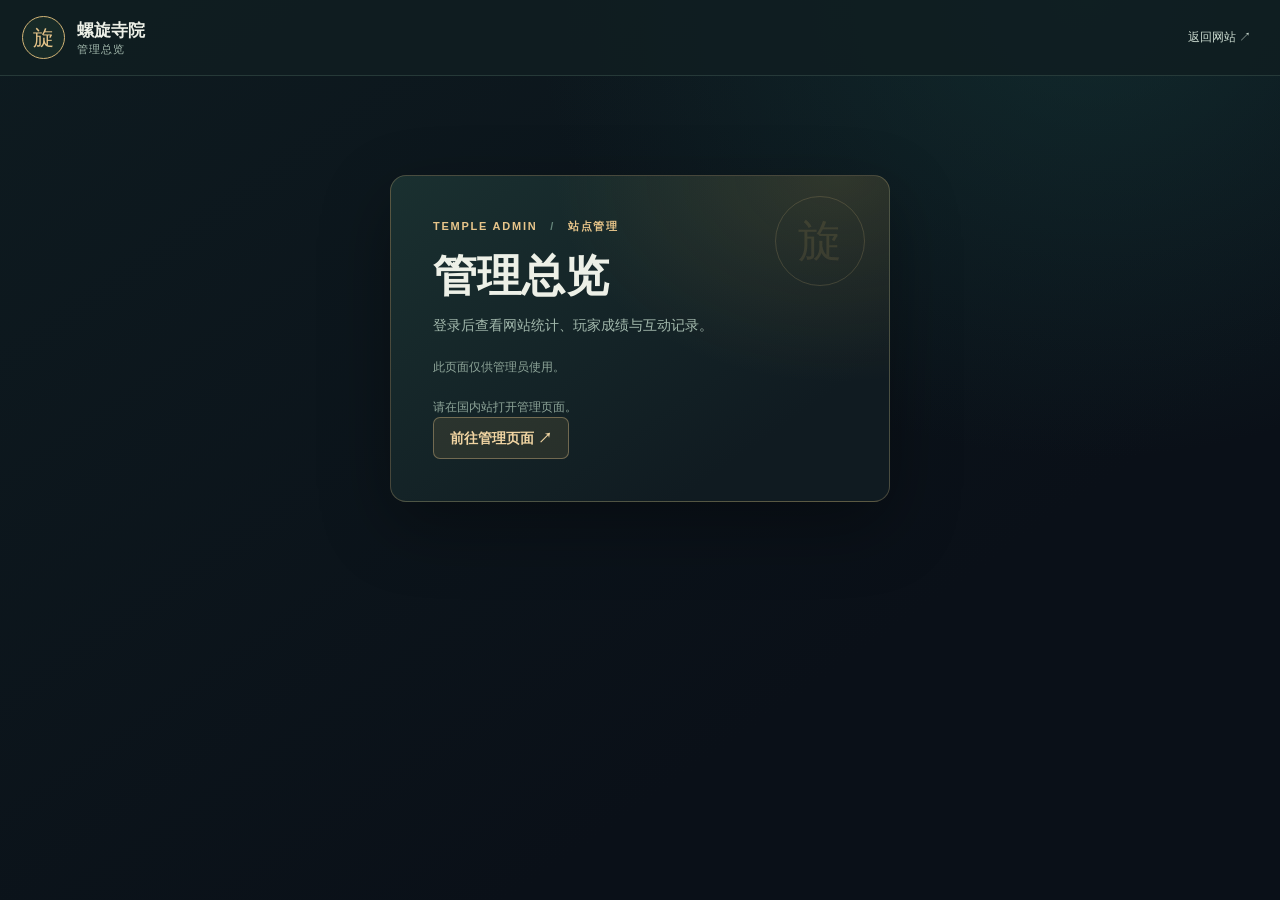
<file: admin/index.html>
<!doctype html>
<html lang="zh-CN">
<head>
  <meta charset="utf-8">
  <meta name="viewport" content="width=device-width, initial-scale=1">
  <meta name="robots" content="noindex, nofollow, noarchive">
  <meta name="referrer" content="no-referrer">
  <meta name="theme-color" content="#0b1319">
  <title>管理总览 · 螺旋寺院</title>
  <link rel="icon" href="data:image/svg+xml,%3Csvg xmlns='http://www.w3.org/2000/svg' viewBox='0 0 64 64'%3E%3Ccircle cx='32' cy='32' r='30' fill='%230e1b21' stroke='%23d8b67b' stroke-width='2'/%3E%3Ccircle cx='32' cy='32' r='24' fill='none' stroke='%235f9d8d' stroke-width='1'/%3E%3Cpath d='M17 31 32 20 47 31M20 35 32 27 44 35M23 37v9h18v-9M29 46v-7h6v7M18 49h28' fill='none' stroke='%23f0d19a' stroke-width='2.5' stroke-linecap='round' stroke-linejoin='round'/%3E%3Ccircle cx='32' cy='15' r='2' fill='%23f0d19a'/%3E%3C/svg%3E">
  <link rel="stylesheet" href="admin.css">
  <script src="admin.js" defer></script>
</head>
<body>
  <div class="page-glow" aria-hidden="true"></div>
  <header class="topbar">
    <a href="../" class="brand"><span class="brand-mark" aria-hidden="true">旋</span><span><strong>螺旋寺院</strong><small>管理总览</small></span></a>
    <div class="top-actions"><a href="../" class="quiet-link">返回网站 <span aria-hidden="true">↗</span></a><button id="password-open" class="quiet-button" type="button" hidden>修改密码</button><button id="logout" class="quiet-button" type="button" hidden>退出</button></div>
  </header>

  <main class="wrap">
    <p id="session-loading" class="session-loading" role="status">正在验证登录状态…</p>
    <noscript><style>#session-loading{display:none}</style><p class="session-loading">请启用 JavaScript 后使用管理页面。</p></noscript>
    <section id="login-view" class="login-shell" aria-labelledby="login-title" hidden>
      <div class="login-mark" aria-hidden="true">旋</div>
      <p class="eyebrow">TEMPLE ADMIN <span>/</span> 站点管理</p>
      <h1 id="login-title">管理总览</h1>
      <p class="intro">登录后查看网站统计、玩家成绩与互动记录。</p>
      <form id="login-form" class="login-form" novalidate>
        <label for="password">管理员密码</label>
        <div class="password-field"><input id="password" type="password" autocomplete="current-password" required maxlength="128" placeholder="输入管理员密码"><button class="password-toggle" type="button" data-password-toggle="password" aria-label="显示密码" aria-pressed="false"><svg viewBox="0 0 24 24" aria-hidden="true"><path d="M2.5 12s3.5-6 9.5-6 9.5 6 9.5 6-3.5 6-9.5 6-9.5-6-9.5-6Z"/><circle cx="12" cy="12" r="2.5"/><path class="password-slash" d="M4 20 20 4"/></svg></button></div>
        <button class="primary-button" type="submit">进入管理页面 <span aria-hidden="true">→</span></button>
        <p id="login-message" class="form-message" role="status"></p>
      </form>
      <p class="login-note">此页面仅供管理员使用。</p>
    </section>

    <div id="dashboard" hidden>
      <div class="page-heading"><div><p class="eyebrow">TEMPLE ADMIN <span>/</span> 站点管理</p><h1>寺院数据总览</h1><p class="intro">查看已上传的成绩、玩家与互动。</p></div><button id="refresh" class="outline-button" type="button">↻ <span>刷新数据</span></button></div>
      <nav class="tabs" aria-label="管理页面"><button class="tab active" type="button" data-tab="overview" aria-current="page">数据总览</button><button class="tab" type="button" data-tab="players">玩家记录</button><button class="tab" type="button" data-tab="questions">错题统计</button><button class="tab" type="button" data-tab="badges">勋章统计</button><button class="tab" type="button" data-tab="interactions">互动记录</button></nav>
      <p id="global-message" class="form-message" role="status"></p>

      <section id="panel-overview" class="panel" aria-label="数据总览"><div id="overview-content"></div></section>

      <section id="panel-players" class="panel" aria-label="玩家记录" hidden>
        <div id="player-list-view"><div class="section-head"><div><p class="eyebrow">PLAYERS</p><h2>玩家记录</h2><p>按昵称或榜单编号查找。</p></div><form id="player-search" class="search"><label class="sr-only" for="player-query">搜索昵称或编号</label><div class="search-field"><input id="player-query" type="search" maxlength="64" placeholder="昵称 / 编号"><button id="player-search-clear" class="search-clear" type="button" aria-label="清空搜索" hidden><svg viewBox="0 0 24 24" aria-hidden="true"><path d="m6 6 12 12M18 6 6 18"/></svg></button></div><button class="outline-button search-submit" type="submit"><svg viewBox="0 0 24 24" aria-hidden="true"><circle cx="10.5" cy="10.5" r="6.5"/><path d="m15.5 15.5 4 4"/></svg><span>搜索</span></button></form></div><div id="players-content"></div><div id="players-pages" class="pagination"></div></div>
        <div id="player-detail" hidden><button id="player-back" class="back-link" type="button">← 返回玩家列表</button><div id="player-content"></div><div id="player-pages" class="pagination"></div></div>
      </section>

      <section id="panel-questions" class="panel" aria-label="错题统计" hidden><div class="section-head"><div><p class="eyebrow">QUESTION INSIGHTS</p><h2>错题统计</h2><p>按已保存错题的答卷次数统计，同一玩家多次答错会分别计入。</p></div><div class="filter"><label id="question-version-label" for="question-version">题库</label><select id="question-version"><option value="">全部题库</option></select></div></div><div id="questions-content"></div><div id="questions-pages" class="pagination"></div></section>

      <section id="panel-badges" class="panel" aria-label="勋章统计" hidden><div id="badge-list-view"><div class="section-head"><div><p class="eyebrow">HONORS</p><h2>勋章统计</h2><p>选择勋章查看获得者；纪录勋章包含历史获得者。</p></div></div><div id="badges-content" class="badge-grid"></div></div><div id="badge-detail" hidden><button id="badge-back" class="back-link" type="button">← 返回勋章统计</button><div id="badge-detail-content"></div><div id="badge-pages" class="pagination"></div></div></section>

      <section id="panel-interactions" class="panel" aria-label="互动记录" hidden><div class="section-head"><div><p class="eyebrow">COMMUNITY</p><h2>互动记录</h2><p>查看评价、表情和举报，并审核不合适的评价。</p></div><div class="segmented" aria-label="互动类型"><button type="button" data-kind="comments" class="active" aria-pressed="true">评价</button><button type="button" data-kind="reactions" aria-pressed="false">表情</button><button type="button" data-kind="reports" aria-pressed="false">举报</button></div></div><div id="report-filter" class="filter report-filter" hidden><label id="report-status-label" for="report-status">举报状态</label><select id="report-status"><option value="pending">待审核</option><option value="resolved">已处理</option><option value="all">全部</option></select></div><div id="interactions-content"></div><div id="interactions-pages" class="pagination"></div></section>
      <p class="data-note">本后台展示已上传的数据。较早的答卷可能没有错题明细；玩家所选的具体选项未上传保存。</p>
    </div>
  </main>

  <dialog id="password-dialog" aria-labelledby="password-title">
    <form id="password-form" novalidate><div class="dialog-head"><h2 id="password-title">修改管理员密码</h2><button id="password-close" class="dialog-close" type="button" aria-label="关闭"><svg viewBox="0 0 24 24" aria-hidden="true"><path d="m6 6 12 12M18 6 6 18"/></svg></button></div><p>设置至少 16 个字符的新密码。修改后需要重新登录。</p><label for="current-password">当前密码</label><div class="password-field"><input id="current-password" type="password" autocomplete="current-password" required maxlength="128"><button class="password-toggle" type="button" data-password-toggle="current-password" aria-label="显示密码" aria-pressed="false"><svg viewBox="0 0 24 24" aria-hidden="true"><path d="M2.5 12s3.5-6 9.5-6 9.5 6 9.5 6-3.5 6-9.5 6-9.5-6-9.5-6Z"/><circle cx="12" cy="12" r="2.5"/><path class="password-slash" d="M4 20 20 4"/></svg></button></div><label for="new-password">新密码</label><div class="password-field"><input id="new-password" type="password" autocomplete="new-password" required minlength="16" maxlength="128"><button class="password-toggle" type="button" data-password-toggle="new-password" aria-label="显示密码" aria-pressed="false"><svg viewBox="0 0 24 24" aria-hidden="true"><path d="M2.5 12s3.5-6 9.5-6 9.5 6 9.5 6-3.5 6-9.5 6-9.5-6-9.5-6Z"/><circle cx="12" cy="12" r="2.5"/><path class="password-slash" d="M4 20 20 4"/></svg></button></div><label for="confirm-password">确认新密码</label><div class="password-field"><input id="confirm-password" type="password" autocomplete="new-password" required minlength="16" maxlength="128"><button class="password-toggle" type="button" data-password-toggle="confirm-password" aria-label="显示密码" aria-pressed="false"><svg viewBox="0 0 24 24" aria-hidden="true"><path d="M2.5 12s3.5-6 9.5-6 9.5 6 9.5 6-3.5 6-9.5 6-9.5-6-9.5-6Z"/><circle cx="12" cy="12" r="2.5"/><path class="password-slash" d="M4 20 20 4"/></svg></button></div><p id="password-message" class="form-message" role="status"></p><button class="primary-button" type="submit">保存新密码</button></form>
  </dialog>
  <dialog id="confirm-dialog" class="confirm-dialog" aria-labelledby="confirm-title" aria-describedby="confirm-description">
    <form method="dialog"><div class="confirm-icon" aria-hidden="true">!</div><h2 id="confirm-title"></h2><p id="confirm-description"></p><div class="confirm-actions"><button id="confirm-cancel" class="outline-button" type="submit" value="cancel">取消</button><button id="confirm-accept" class="danger-button" type="submit" value="confirm"></button></div></form>
  </dialog>
  <div id="admin-tooltip" class="admin-tooltip" role="tooltip" hidden></div>
</body>
</html>
</file>
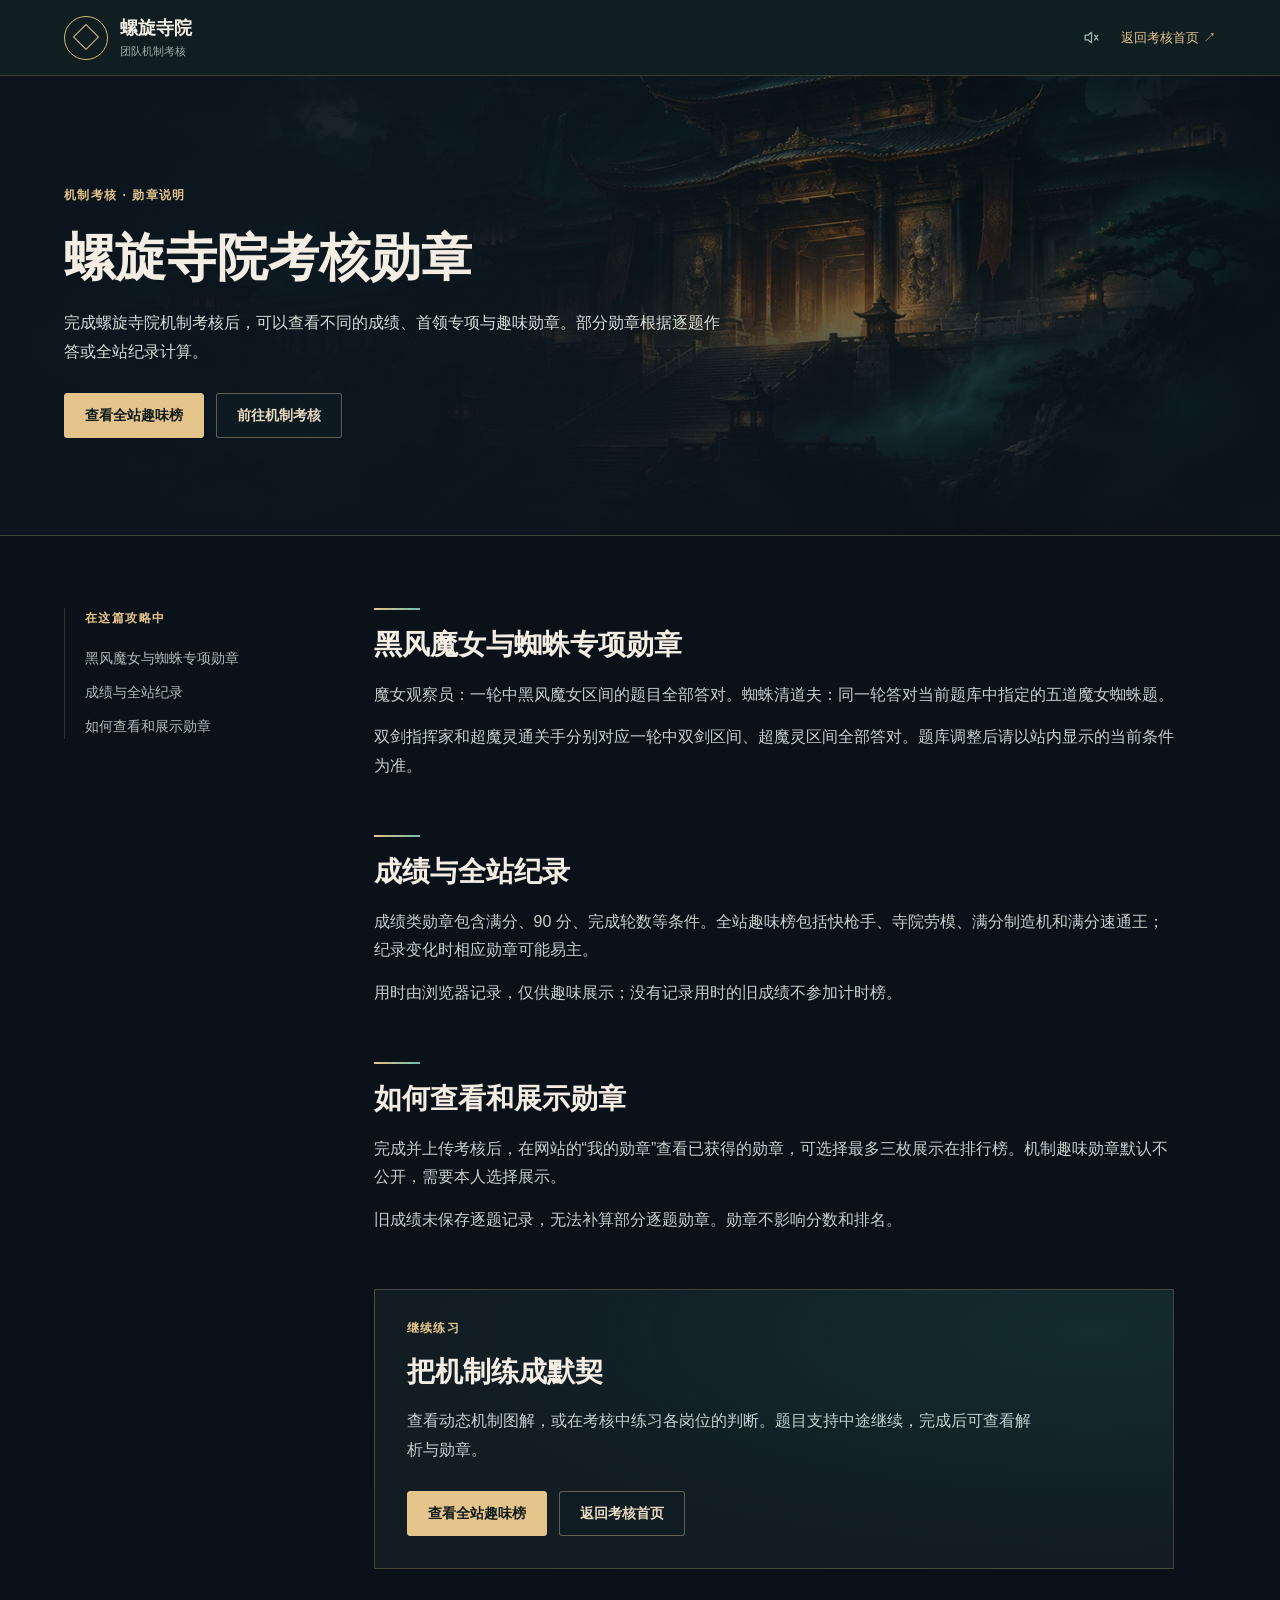
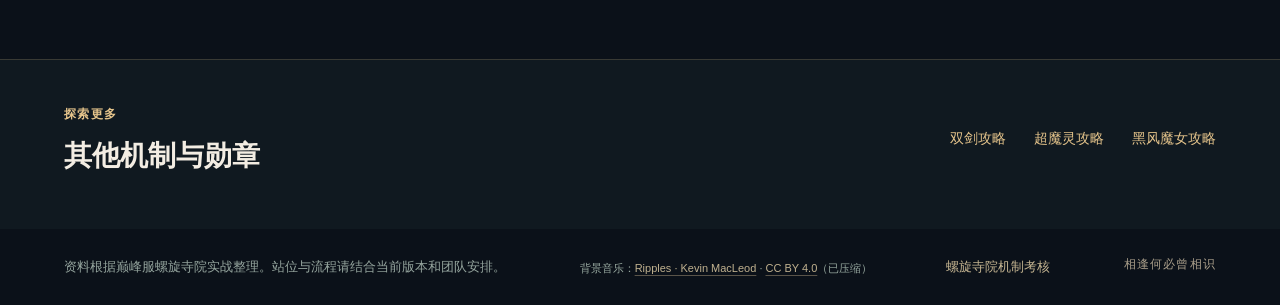
<file: guides/badges/index.html>
<!doctype html>
<html lang="zh-CN">
<head>
  <meta charset="utf-8">
  <meta name="viewport" content="width=device-width, initial-scale=1">
  <title>螺旋寺院考核勋章：黑风魔女、蜘蛛与团本成就 | 螺旋寺院机制考核</title>
  <meta name="description" content="了解螺旋寺院机制考核的勋章，包括黑风魔女区间、蜘蛛专项、各首领区间和全站趣味榜纪录。">
  <link rel="canonical" href="https://www.lysue.com/spiral-raid-quiz/guides/badges/">
  <meta property="og:type" content="article">
  <meta property="og:title" content="螺旋寺院考核勋章：黑风魔女、蜘蛛与团本成就 | 螺旋寺院机制考核">
  <meta property="og:description" content="了解螺旋寺院机制考核的勋章，包括黑风魔女区间、蜘蛛专项、各首领区间和全站趣味榜纪录。">
  <meta property="og:url" content="https://www.lysue.com/spiral-raid-quiz/guides/badges/">
  <meta property="og:image" content="https://www.lysue.com/spiral-raid-quiz/assets/share-temple-v1.webp">
  <meta property="og:image:alt" content="螺旋寺院夜景">
  <meta name="twitter:card" content="summary_large_image">
  <meta name="theme-color" content="#0b1019">
  <link rel="stylesheet" href="../../seo-guide.css">
  <link rel="stylesheet" href="../../music.css">
  <script src="../../music.js" defer></script>
  <script type="application/ld+json">{"@context":"https://schema.org","@type":"WebPage","name":"螺旋寺院考核勋章","description":"了解螺旋寺院机制考核的勋章，包括黑风魔女区间、蜘蛛专项、各首领区间和全站趣味榜纪录。","url":"https://www.lysue.com/spiral-raid-quiz/guides/badges/","inLanguage":"zh-CN","isPartOf":{"@type":"WebSite","name":"螺旋寺院机制考核","url":"https://www.lysue.com/spiral-raid-quiz/"}}</script>
</head>
<body>
  <header class="topbar"><a class="brand" href="../../"><span class="brand-mark" aria-hidden="true">◇</span><span><strong>螺旋寺院</strong><small>团队机制考核</small></span></a><div class="seo-header-actions"><button id="music-toggle" class="music-toggle" type="button" aria-label="背景音乐" aria-pressed="false" title="开启背景音乐" data-state="ready"><svg viewBox="0 0 24 24" aria-hidden="true"><path d="M4 9h3.5L12 5.5v13L7.5 15H4z"/><path class="music-waves" d="M15 9c1.4 1.6 1.4 4.4 0 6M18 6.5c2.8 3.3 2.8 7.7 0 11"/><path class="music-slash" d="m16 9 4 6m0-6-4 6"/></svg></button><a class="top-link" href="../../">返回考核首页 <span aria-hidden="true">↗</span></a></div></header>
  <audio id="background-music" data-src="../../assets/temple-ripples.mp3" preload="none" loop></audio>
  <main>
    <article>
      <header class="article-hero">
        <img class="hero-image" src="../../assets/spiral-temple-night.webp" alt="" draggable="false">
        <div class="hero-copy"><p class="eyebrow">机制考核 · 勋章说明</p><h1>螺旋寺院考核勋章</h1><p class="intro">完成螺旋寺院机制考核后，可以查看不同的成绩、首领专项与趣味勋章。部分勋章根据逐题作答或全站纪录计算。</p><div class="hero-actions"><a href="../../#honor-board" class="button">查看全站趣味榜</a><a href="../../" class="button secondary">前往机制考核</a></div></div>
      </header>
      <div class="article-layout">
        <aside class="contents"><p class="eyebrow">在这篇攻略中</p><nav aria-label="本文目录"><a href="#section-1">黑风魔女与蜘蛛专项勋章</a><a href="#section-2">成绩与全站纪录</a><a href="#section-3">如何查看和展示勋章</a></nav></aside>
        <div class="article-body"><section id="section-1"><h2>黑风魔女与蜘蛛专项勋章</h2><p>魔女观察员：一轮中黑风魔女区间的题目全部答对。蜘蛛清道夫：同一轮答对当前题库中指定的五道魔女蜘蛛题。</p><p>双剑指挥家和超魔灵通关手分别对应一轮中双剑区间、超魔灵区间全部答对。题库调整后请以站内显示的当前条件为准。</p></section><section id="section-2"><h2>成绩与全站纪录</h2><p>成绩类勋章包含满分、90 分、完成轮数等条件。全站趣味榜包括快枪手、寺院劳模、满分制造机和满分速通王；纪录变化时相应勋章可能易主。</p><p>用时由浏览器记录，仅供趣味展示；没有记录用时的旧成绩不参加计时榜。</p></section><section id="section-3"><h2>如何查看和展示勋章</h2><p>完成并上传考核后，在网站的“我的勋章”查看已获得的勋章，可选择最多三枚展示在排行榜。机制趣味勋章默认不公开，需要本人选择展示。</p><p>旧成绩未保存逐题记录，无法补算部分逐题勋章。勋章不影响分数和排名。</p></section>
          <section class="next-step"><p class="eyebrow">继续练习</p><h2>把机制练成默契</h2><p>查看动态机制图解，或在考核中练习各岗位的判断。题目支持中途继续，完成后可查看解析与勋章。</p><div class="hero-actions"><a href="../../#honor-board" class="button">查看全站趣味榜</a><a href="../../" class="button secondary">返回考核首页</a></div></section>
        </div>
      </div>
    </article>
    <nav class="related" aria-label="更多攻略"><div><p class="eyebrow">探索更多</p><h2>其他机制与勋章</h2></div><div class="related-links"><a href="../twins/">双剑攻略</a><a href="../spirit/">超魔灵攻略</a><a href="../witch/">黑风魔女攻略</a></div></nav>
  </main>
  <footer><p>资料根据巅峰服螺旋寺院实战整理。站位与流程请结合当前版本和团队安排。</p><p class="music-credit">背景音乐：<a href="https://incompetech.com/music/royalty-free/index.html?isrc=USUAN1100691" target="_blank" rel="noopener noreferrer">Ripples · Kevin MacLeod</a> · <a href="https://creativecommons.org/licenses/by/4.0/" target="_blank" rel="noopener noreferrer">CC BY 4.0</a>（已压缩）</p><a href="../../">螺旋寺院机制考核</a><span class="footer-signature">相逢何必曾相识</span></footer>
</body>
</html>
</file>
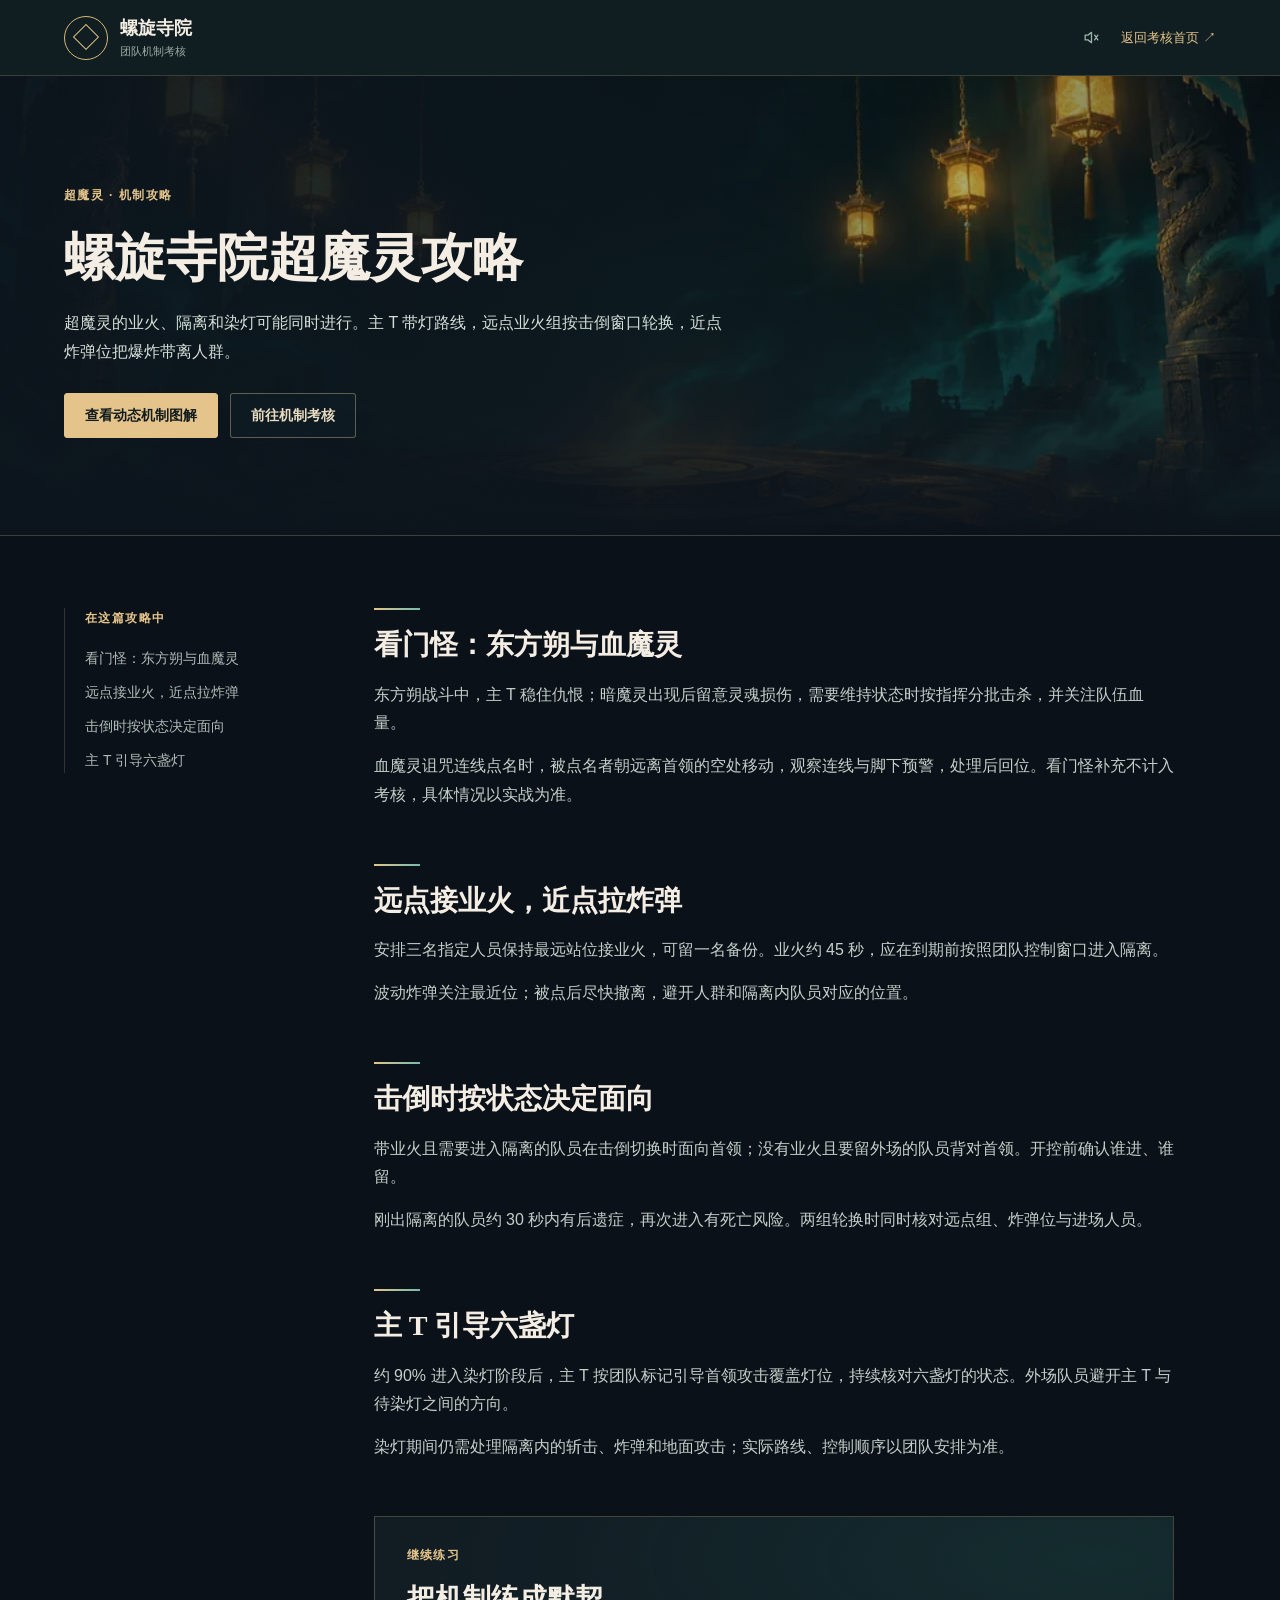
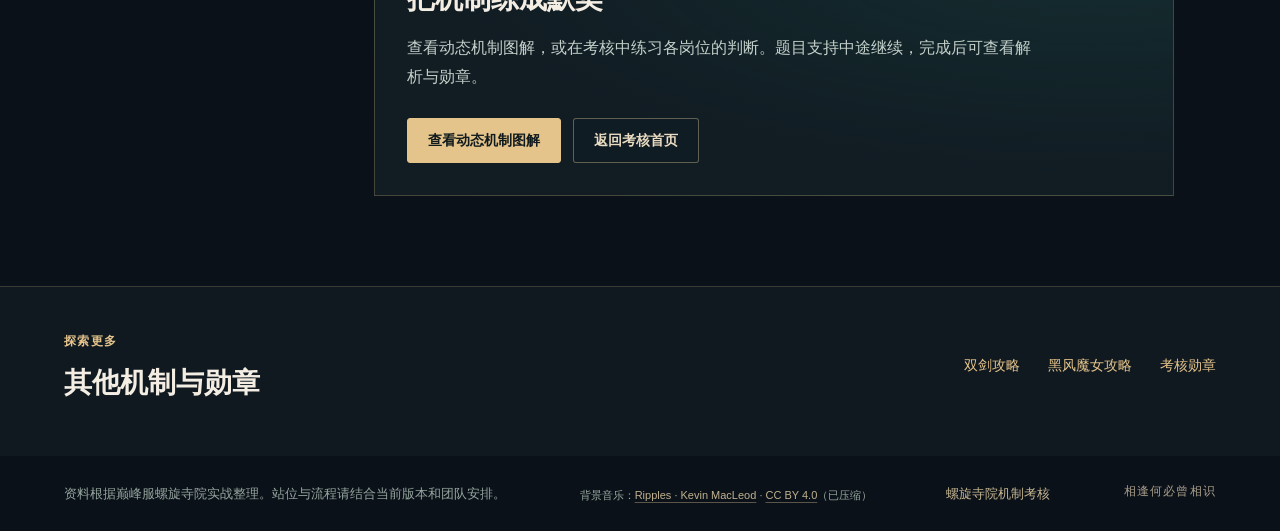
<file: guides/spirit/index.html>
<!doctype html>
<html lang="zh-CN">
<head>
  <meta charset="utf-8">
  <meta name="viewport" content="width=device-width, initial-scale=1">
  <title>螺旋寺院超魔灵攻略：东方朔、血魔灵、业火与染灯 | 螺旋寺院机制考核</title>
  <meta name="description" content="剑灵巅峰服螺旋寺院超魔灵攻略，涵盖东方朔、血魔灵看门怪，以及业火、隔离轮换、炸弹和六灯染色。">
  <link rel="canonical" href="https://www.lysue.com/spiral-raid-quiz/guides/spirit/">
  <meta property="og:type" content="article">
  <meta property="og:title" content="螺旋寺院超魔灵攻略：东方朔、血魔灵、业火与染灯 | 螺旋寺院机制考核">
  <meta property="og:description" content="剑灵巅峰服螺旋寺院超魔灵攻略，涵盖东方朔、血魔灵看门怪，以及业火、隔离轮换、炸弹和六灯染色。">
  <meta property="og:url" content="https://www.lysue.com/spiral-raid-quiz/guides/spirit/">
  <meta property="og:image" content="https://www.lysue.com/spiral-raid-quiz/assets/share-temple-v1.webp">
  <meta property="og:image:alt" content="螺旋寺院夜景">
  <meta name="twitter:card" content="summary_large_image">
  <meta name="theme-color" content="#0b1019">
  <link rel="stylesheet" href="../../seo-guide.css">
  <link rel="stylesheet" href="../../music.css">
  <script src="../../music.js" defer></script>
  <script type="application/ld+json">{"@context":"https://schema.org","@type":"WebPage","name":"螺旋寺院超魔灵攻略","description":"剑灵巅峰服螺旋寺院超魔灵攻略，涵盖东方朔、血魔灵看门怪，以及业火、隔离轮换、炸弹和六灯染色。","url":"https://www.lysue.com/spiral-raid-quiz/guides/spirit/","inLanguage":"zh-CN","isPartOf":{"@type":"WebSite","name":"螺旋寺院机制考核","url":"https://www.lysue.com/spiral-raid-quiz/"}}</script>
</head>
<body>
  <header class="topbar"><a class="brand" href="../../"><span class="brand-mark" aria-hidden="true">◇</span><span><strong>螺旋寺院</strong><small>团队机制考核</small></span></a><div class="seo-header-actions"><button id="music-toggle" class="music-toggle" type="button" aria-label="背景音乐" aria-pressed="false" title="开启背景音乐" data-state="ready"><svg viewBox="0 0 24 24" aria-hidden="true"><path d="M4 9h3.5L12 5.5v13L7.5 15H4z"/><path class="music-waves" d="M15 9c1.4 1.6 1.4 4.4 0 6M18 6.5c2.8 3.3 2.8 7.7 0 11"/><path class="music-slash" d="m16 9 4 6m0-6-4 6"/></svg></button><a class="top-link" href="../../">返回考核首页 <span aria-hidden="true">↗</span></a></div></header>
  <audio id="background-music" data-src="../../assets/temple-ripples.mp3" preload="none" loop></audio>
  <main>
    <article>
      <header class="article-hero">
        <img class="hero-image" src="../../assets/encounter-spirit-v2.webp" alt="" draggable="false">
        <div class="hero-copy"><p class="eyebrow">超魔灵 · 机制攻略</p><h1>螺旋寺院超魔灵攻略</h1><p class="intro">超魔灵的业火、隔离和染灯可能同时进行。主 T 带灯路线，远点业火组按击倒窗口轮换，近点炸弹位把爆炸带离人群。</p><div class="hero-actions"><a href="../../#guide-spirit" class="button">查看动态机制图解</a><a href="../../" class="button secondary">前往机制考核</a></div></div>
      </header>
      <div class="article-layout">
        <aside class="contents"><p class="eyebrow">在这篇攻略中</p><nav aria-label="本文目录"><a href="#section-1">看门怪：东方朔与血魔灵</a><a href="#section-2">远点接业火，近点拉炸弹</a><a href="#section-3">击倒时按状态决定面向</a><a href="#section-4">主 T 引导六盏灯</a></nav></aside>
        <div class="article-body"><section id="section-1"><h2>看门怪：东方朔与血魔灵</h2><p>东方朔战斗中，主 T 稳住仇恨；暗魔灵出现后留意灵魂损伤，需要维持状态时按指挥分批击杀，并关注队伍血量。</p><p>血魔灵诅咒连线点名时，被点名者朝远离首领的空处移动，观察连线与脚下预警，处理后回位。看门怪补充不计入考核，具体情况以实战为准。</p></section><section id="section-2"><h2>远点接业火，近点拉炸弹</h2><p>安排三名指定人员保持最远站位接业火，可留一名备份。业火约 45 秒，应在到期前按照团队控制窗口进入隔离。</p><p>波动炸弹关注最近位；被点后尽快撤离，避开人群和隔离内队员对应的位置。</p></section><section id="section-3"><h2>击倒时按状态决定面向</h2><p>带业火且需要进入隔离的队员在击倒切换时面向首领；没有业火且要留外场的队员背对首领。开控前确认谁进、谁留。</p><p>刚出隔离的队员约 30 秒内有后遗症，再次进入有死亡风险。两组轮换时同时核对远点组、炸弹位与进场人员。</p></section><section id="section-4"><h2>主 T 引导六盏灯</h2><p>约 90% 进入染灯阶段后，主 T 按团队标记引导首领攻击覆盖灯位，持续核对六盏灯的状态。外场队员避开主 T 与待染灯之间的方向。</p><p>染灯期间仍需处理隔离内的斩击、炸弹和地面攻击；实际路线、控制顺序以团队安排为准。</p></section>
          <section class="next-step"><p class="eyebrow">继续练习</p><h2>把机制练成默契</h2><p>查看动态机制图解，或在考核中练习各岗位的判断。题目支持中途继续，完成后可查看解析与勋章。</p><div class="hero-actions"><a href="../../#guide-spirit" class="button">查看动态机制图解</a><a href="../../" class="button secondary">返回考核首页</a></div></section>
        </div>
      </div>
    </article>
    <nav class="related" aria-label="更多攻略"><div><p class="eyebrow">探索更多</p><h2>其他机制与勋章</h2></div><div class="related-links"><a href="../twins/">双剑攻略</a><a href="../witch/">黑风魔女攻略</a><a href="../badges/">考核勋章</a></div></nav>
  </main>
  <footer><p>资料根据巅峰服螺旋寺院实战整理。站位与流程请结合当前版本和团队安排。</p><p class="music-credit">背景音乐：<a href="https://incompetech.com/music/royalty-free/index.html?isrc=USUAN1100691" target="_blank" rel="noopener noreferrer">Ripples · Kevin MacLeod</a> · <a href="https://creativecommons.org/licenses/by/4.0/" target="_blank" rel="noopener noreferrer">CC BY 4.0</a>（已压缩）</p><a href="../../">螺旋寺院机制考核</a><span class="footer-signature">相逢何必曾相识</span></footer>
</body>
</html>
</file>
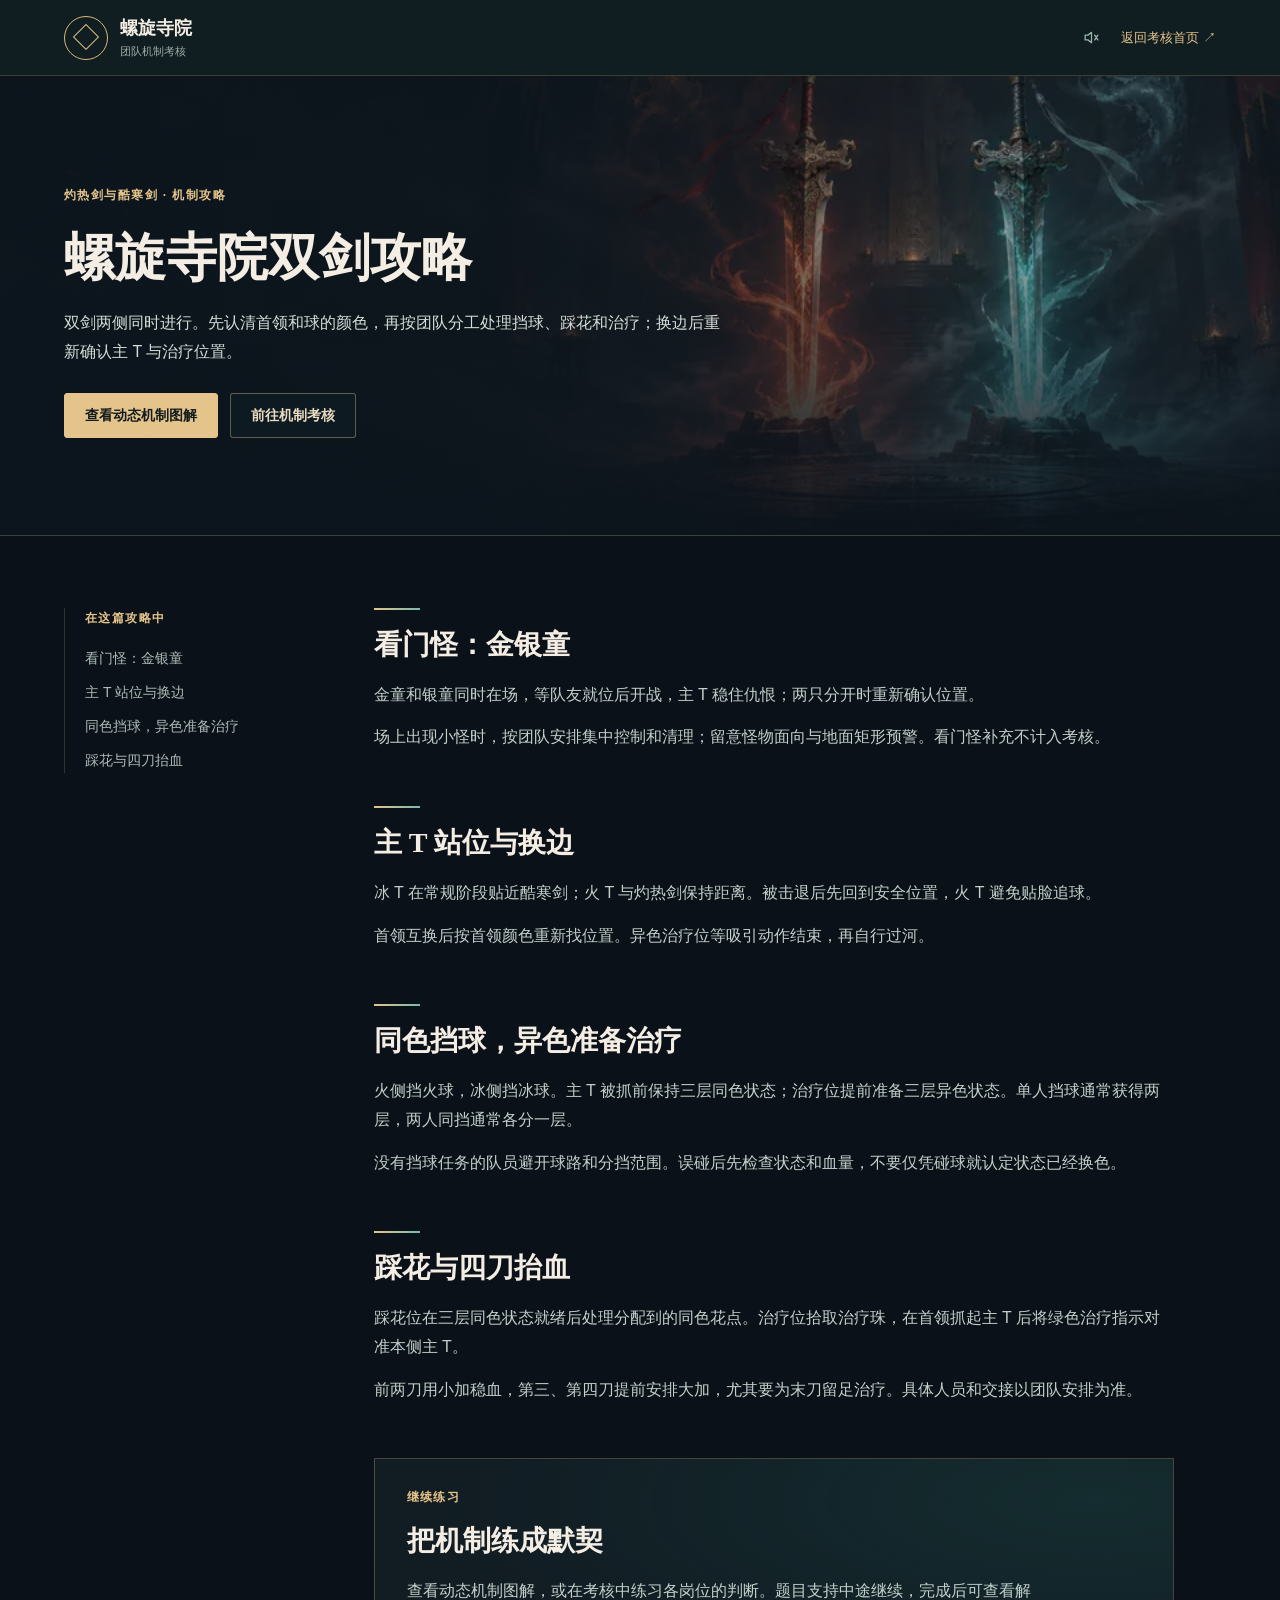
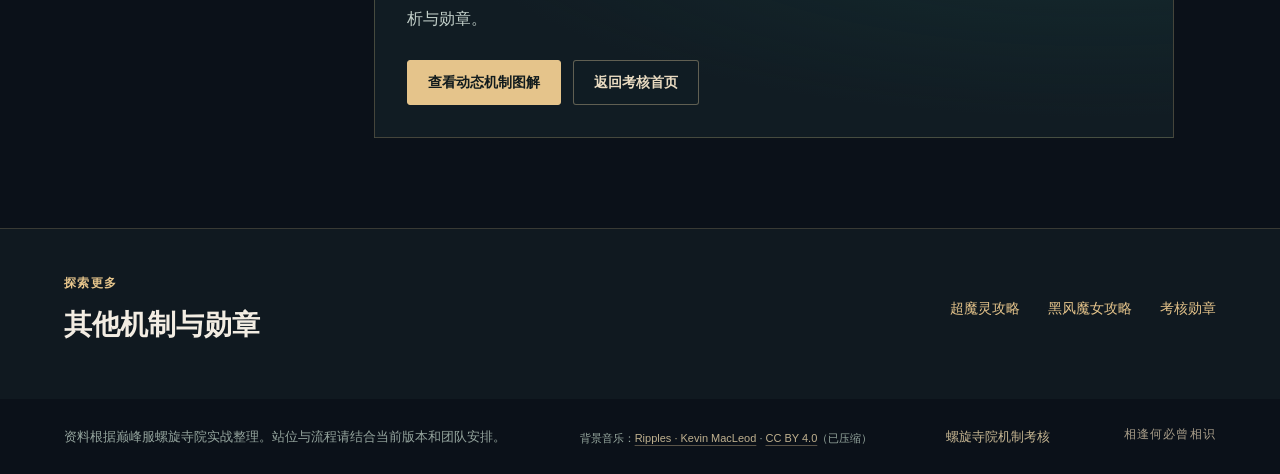
<file: guides/twins/index.html>
<!doctype html>
<html lang="zh-CN">
<head>
  <meta charset="utf-8">
  <meta name="viewport" content="width=device-width, initial-scale=1">
  <title>螺旋寺院双剑攻略：金银童、挡球、踩花与治疗 | 螺旋寺院机制考核</title>
  <meta name="description" content="剑灵巅峰服螺旋寺院双剑攻略：金银童看门怪，灼热剑与酷寒剑的主 T 站位、挡球、踩花、抬血和换边。">
  <link rel="canonical" href="https://www.lysue.com/spiral-raid-quiz/guides/twins/">
  <meta property="og:type" content="article">
  <meta property="og:title" content="螺旋寺院双剑攻略：金银童、挡球、踩花与治疗 | 螺旋寺院机制考核">
  <meta property="og:description" content="剑灵巅峰服螺旋寺院双剑攻略：金银童看门怪，灼热剑与酷寒剑的主 T 站位、挡球、踩花、抬血和换边。">
  <meta property="og:url" content="https://www.lysue.com/spiral-raid-quiz/guides/twins/">
  <meta property="og:image" content="https://www.lysue.com/spiral-raid-quiz/assets/share-temple-v1.webp">
  <meta property="og:image:alt" content="螺旋寺院夜景">
  <meta name="twitter:card" content="summary_large_image">
  <meta name="theme-color" content="#0b1019">
  <link rel="stylesheet" href="../../seo-guide.css">
  <link rel="stylesheet" href="../../music.css">
  <script src="../../music.js" defer></script>
  <script type="application/ld+json">{"@context":"https://schema.org","@type":"WebPage","name":"螺旋寺院双剑攻略","description":"剑灵巅峰服螺旋寺院双剑攻略：金银童看门怪，灼热剑与酷寒剑的主 T 站位、挡球、踩花、抬血和换边。","url":"https://www.lysue.com/spiral-raid-quiz/guides/twins/","inLanguage":"zh-CN","isPartOf":{"@type":"WebSite","name":"螺旋寺院机制考核","url":"https://www.lysue.com/spiral-raid-quiz/"}}</script>
</head>
<body>
  <header class="topbar"><a class="brand" href="../../"><span class="brand-mark" aria-hidden="true">◇</span><span><strong>螺旋寺院</strong><small>团队机制考核</small></span></a><div class="seo-header-actions"><button id="music-toggle" class="music-toggle" type="button" aria-label="背景音乐" aria-pressed="false" title="开启背景音乐" data-state="ready"><svg viewBox="0 0 24 24" aria-hidden="true"><path d="M4 9h3.5L12 5.5v13L7.5 15H4z"/><path class="music-waves" d="M15 9c1.4 1.6 1.4 4.4 0 6M18 6.5c2.8 3.3 2.8 7.7 0 11"/><path class="music-slash" d="m16 9 4 6m0-6-4 6"/></svg></button><a class="top-link" href="../../">返回考核首页 <span aria-hidden="true">↗</span></a></div></header>
  <audio id="background-music" data-src="../../assets/temple-ripples.mp3" preload="none" loop></audio>
  <main>
    <article>
      <header class="article-hero">
        <img class="hero-image" src="../../assets/encounter-twins-v2.webp" alt="" draggable="false">
        <div class="hero-copy"><p class="eyebrow">灼热剑与酷寒剑 · 机制攻略</p><h1>螺旋寺院双剑攻略</h1><p class="intro">双剑两侧同时进行。先认清首领和球的颜色，再按团队分工处理挡球、踩花和治疗；换边后重新确认主 T 与治疗位置。</p><div class="hero-actions"><a href="../../#guide-twins" class="button">查看动态机制图解</a><a href="../../" class="button secondary">前往机制考核</a></div></div>
      </header>
      <div class="article-layout">
        <aside class="contents"><p class="eyebrow">在这篇攻略中</p><nav aria-label="本文目录"><a href="#section-1">看门怪：金银童</a><a href="#section-2">主 T 站位与换边</a><a href="#section-3">同色挡球，异色准备治疗</a><a href="#section-4">踩花与四刀抬血</a></nav></aside>
        <div class="article-body"><section id="section-1"><h2>看门怪：金银童</h2><p>金童和银童同时在场，等队友就位后开战，主 T 稳住仇恨；两只分开时重新确认位置。</p><p>场上出现小怪时，按团队安排集中控制和清理；留意怪物面向与地面矩形预警。看门怪补充不计入考核。</p></section><section id="section-2"><h2>主 T 站位与换边</h2><p>冰 T 在常规阶段贴近酷寒剑；火 T 与灼热剑保持距离。被击退后先回到安全位置，火 T 避免贴脸追球。</p><p>首领互换后按首领颜色重新找位置。异色治疗位等吸引动作结束，再自行过河。</p></section><section id="section-3"><h2>同色挡球，异色准备治疗</h2><p>火侧挡火球，冰侧挡冰球。主 T 被抓前保持三层同色状态；治疗位提前准备三层异色状态。单人挡球通常获得两层，两人同挡通常各分一层。</p><p>没有挡球任务的队员避开球路和分挡范围。误碰后先检查状态和血量，不要仅凭碰球就认定状态已经换色。</p></section><section id="section-4"><h2>踩花与四刀抬血</h2><p>踩花位在三层同色状态就绪后处理分配到的同色花点。治疗位拾取治疗珠，在首领抓起主 T 后将绿色治疗指示对准本侧主 T。</p><p>前两刀用小加稳血，第三、第四刀提前安排大加，尤其要为末刀留足治疗。具体人员和交接以团队安排为准。</p></section>
          <section class="next-step"><p class="eyebrow">继续练习</p><h2>把机制练成默契</h2><p>查看动态机制图解，或在考核中练习各岗位的判断。题目支持中途继续，完成后可查看解析与勋章。</p><div class="hero-actions"><a href="../../#guide-twins" class="button">查看动态机制图解</a><a href="../../" class="button secondary">返回考核首页</a></div></section>
        </div>
      </div>
    </article>
    <nav class="related" aria-label="更多攻略"><div><p class="eyebrow">探索更多</p><h2>其他机制与勋章</h2></div><div class="related-links"><a href="../spirit/">超魔灵攻略</a><a href="../witch/">黑风魔女攻略</a><a href="../badges/">考核勋章</a></div></nav>
  </main>
  <footer><p>资料根据巅峰服螺旋寺院实战整理。站位与流程请结合当前版本和团队安排。</p><p class="music-credit">背景音乐：<a href="https://incompetech.com/music/royalty-free/index.html?isrc=USUAN1100691" target="_blank" rel="noopener noreferrer">Ripples · Kevin MacLeod</a> · <a href="https://creativecommons.org/licenses/by/4.0/" target="_blank" rel="noopener noreferrer">CC BY 4.0</a>（已压缩）</p><a href="../../">螺旋寺院机制考核</a><span class="footer-signature">相逢何必曾相识</span></footer>
</body>
</html>
</file>
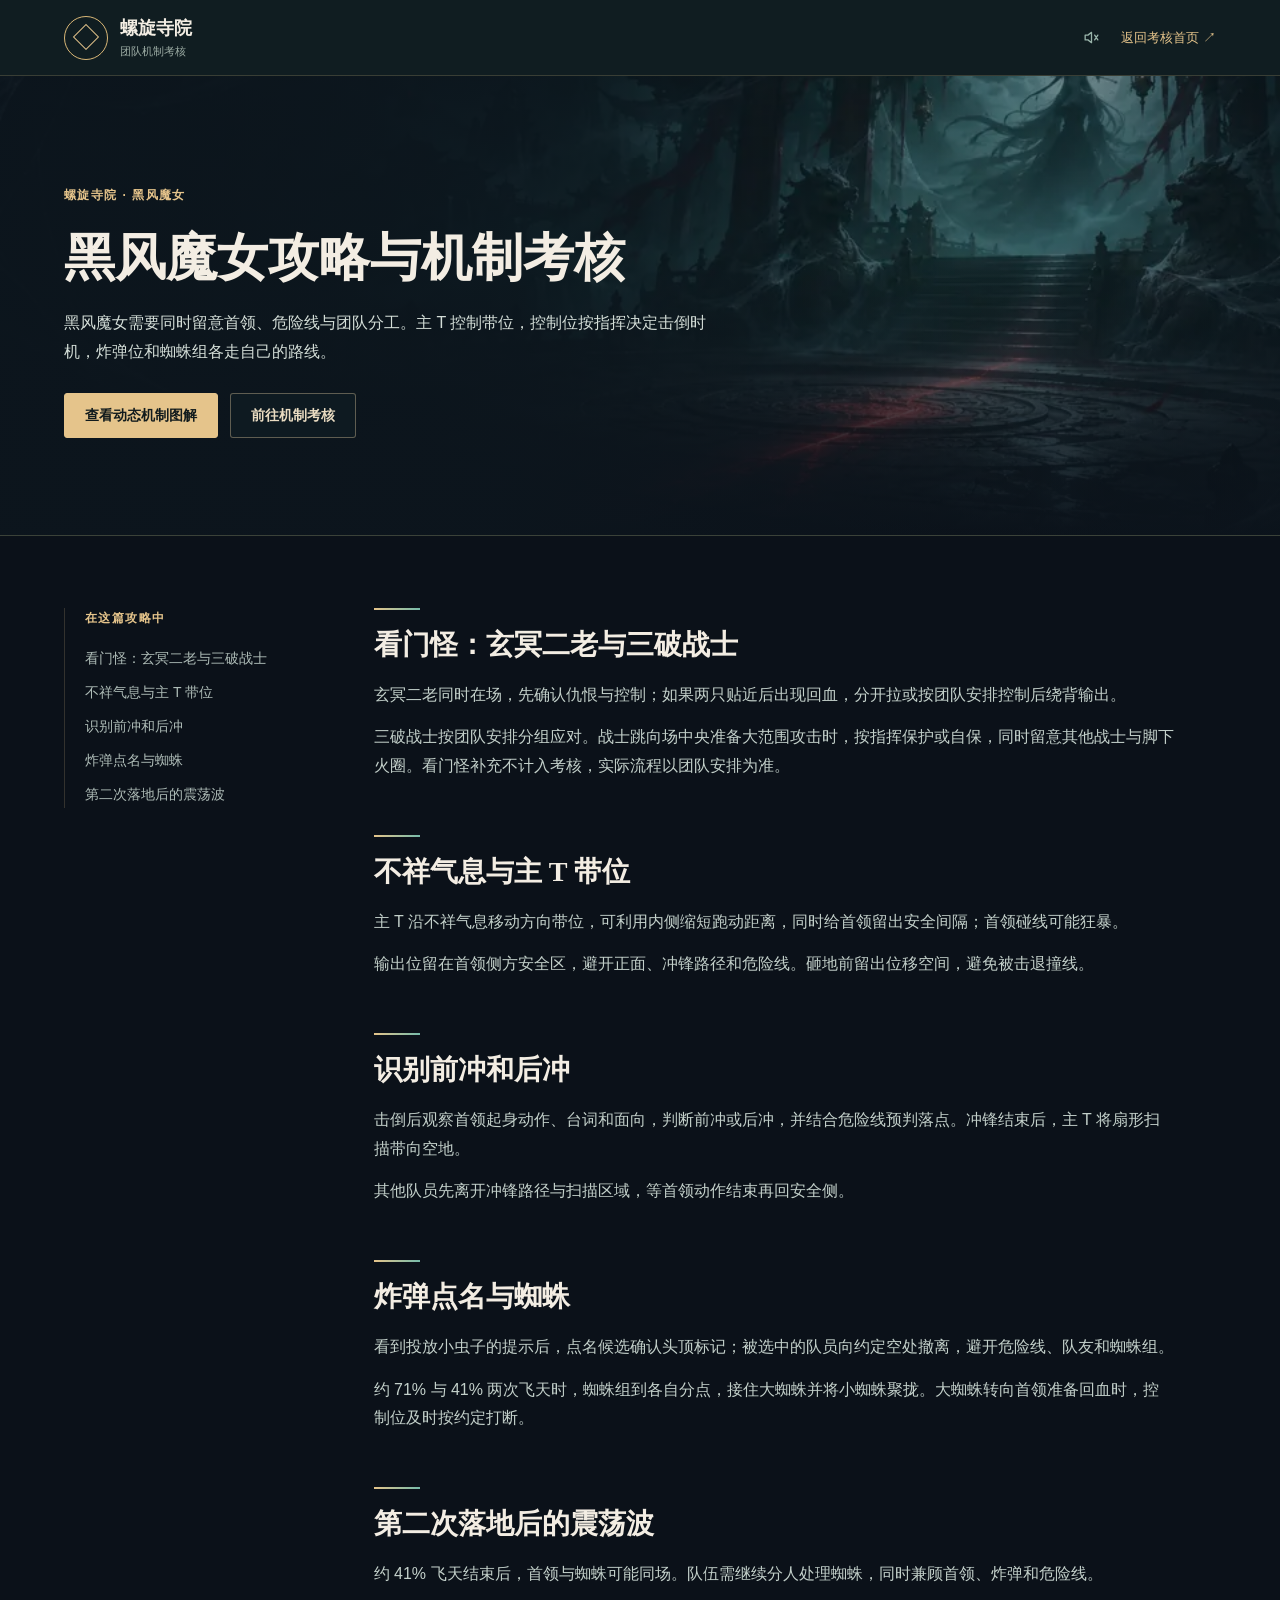
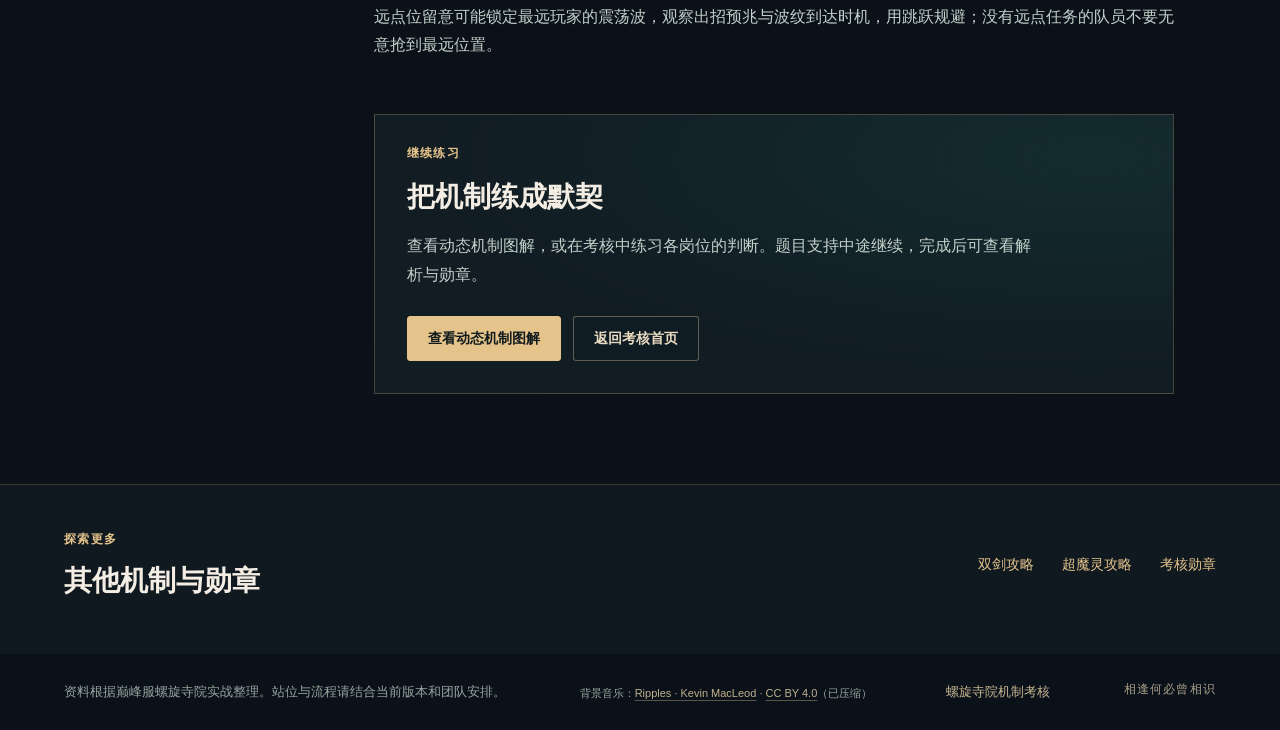
<file: guides/witch/index.html>
<!doctype html>
<html lang="zh-CN">
<head>
  <meta charset="utf-8">
  <meta name="viewport" content="width=device-width, initial-scale=1">
  <title>黑风魔女攻略与考核：玄冥二老、三破战士和蜘蛛 | 螺旋寺院机制考核</title>
  <meta name="description" content="剑灵巅峰服螺旋寺院黑风魔女攻略：玄冥二老、三破战士看门怪，以及不祥气息、冲锋、炸弹和蜘蛛机制。">
  <link rel="canonical" href="https://www.lysue.com/spiral-raid-quiz/guides/witch/">
  <meta property="og:type" content="article">
  <meta property="og:title" content="黑风魔女攻略与考核：玄冥二老、三破战士和蜘蛛 | 螺旋寺院机制考核">
  <meta property="og:description" content="剑灵巅峰服螺旋寺院黑风魔女攻略：玄冥二老、三破战士看门怪，以及不祥气息、冲锋、炸弹和蜘蛛机制。">
  <meta property="og:url" content="https://www.lysue.com/spiral-raid-quiz/guides/witch/">
  <meta property="og:image" content="https://www.lysue.com/spiral-raid-quiz/assets/share-temple-v1.webp">
  <meta property="og:image:alt" content="螺旋寺院夜景">
  <meta name="twitter:card" content="summary_large_image">
  <meta name="theme-color" content="#0b1019">
  <link rel="stylesheet" href="../../seo-guide.css">
  <link rel="stylesheet" href="../../music.css">
  <script src="../../music.js" defer></script>
  <script type="application/ld+json">{"@context":"https://schema.org","@type":"WebPage","name":"黑风魔女攻略与机制考核","description":"剑灵巅峰服螺旋寺院黑风魔女攻略：玄冥二老、三破战士看门怪，以及不祥气息、冲锋、炸弹和蜘蛛机制。","url":"https://www.lysue.com/spiral-raid-quiz/guides/witch/","inLanguage":"zh-CN","isPartOf":{"@type":"WebSite","name":"螺旋寺院机制考核","url":"https://www.lysue.com/spiral-raid-quiz/"}}</script>
</head>
<body>
  <header class="topbar"><a class="brand" href="../../"><span class="brand-mark" aria-hidden="true">◇</span><span><strong>螺旋寺院</strong><small>团队机制考核</small></span></a><div class="seo-header-actions"><button id="music-toggle" class="music-toggle" type="button" aria-label="背景音乐" aria-pressed="false" title="开启背景音乐" data-state="ready"><svg viewBox="0 0 24 24" aria-hidden="true"><path d="M4 9h3.5L12 5.5v13L7.5 15H4z"/><path class="music-waves" d="M15 9c1.4 1.6 1.4 4.4 0 6M18 6.5c2.8 3.3 2.8 7.7 0 11"/><path class="music-slash" d="m16 9 4 6m0-6-4 6"/></svg></button><a class="top-link" href="../../">返回考核首页 <span aria-hidden="true">↗</span></a></div></header>
  <audio id="background-music" data-src="../../assets/temple-ripples.mp3" preload="none" loop></audio>
  <main>
    <article>
      <header class="article-hero">
        <img class="hero-image" src="../../assets/encounter-witch-v2.webp" alt="" draggable="false">
        <div class="hero-copy"><p class="eyebrow">螺旋寺院 · 黑风魔女</p><h1>黑风魔女攻略与机制考核</h1><p class="intro">黑风魔女需要同时留意首领、危险线与团队分工。主 T 控制带位，控制位按指挥决定击倒时机，炸弹位和蜘蛛组各走自己的路线。</p><div class="hero-actions"><a href="../../#guide-witch" class="button">查看动态机制图解</a><a href="../../" class="button secondary">前往机制考核</a></div></div>
      </header>
      <div class="article-layout">
        <aside class="contents"><p class="eyebrow">在这篇攻略中</p><nav aria-label="本文目录"><a href="#section-1">看门怪：玄冥二老与三破战士</a><a href="#section-2">不祥气息与主 T 带位</a><a href="#section-3">识别前冲和后冲</a><a href="#section-4">炸弹点名与蜘蛛</a><a href="#section-5">第二次落地后的震荡波</a></nav></aside>
        <div class="article-body"><section id="section-1"><h2>看门怪：玄冥二老与三破战士</h2><p>玄冥二老同时在场，先确认仇恨与控制；如果两只贴近后出现回血，分开拉或按团队安排控制后绕背输出。</p><p>三破战士按团队安排分组应对。战士跳向场中央准备大范围攻击时，按指挥保护或自保，同时留意其他战士与脚下火圈。看门怪补充不计入考核，实际流程以团队安排为准。</p></section><section id="section-2"><h2>不祥气息与主 T 带位</h2><p>主 T 沿不祥气息移动方向带位，可利用内侧缩短跑动距离，同时给首领留出安全间隔；首领碰线可能狂暴。</p><p>输出位留在首领侧方安全区，避开正面、冲锋路径和危险线。砸地前留出位移空间，避免被击退撞线。</p></section><section id="section-3"><h2>识别前冲和后冲</h2><p>击倒后观察首领起身动作、台词和面向，判断前冲或后冲，并结合危险线预判落点。冲锋结束后，主 T 将扇形扫描带向空地。</p><p>其他队员先离开冲锋路径与扫描区域，等首领动作结束再回安全侧。</p></section><section id="section-4"><h2>炸弹点名与蜘蛛</h2><p>看到投放小虫子的提示后，点名候选确认头顶标记；被选中的队员向约定空处撤离，避开危险线、队友和蜘蛛组。</p><p>约 71% 与 41% 两次飞天时，蜘蛛组到各自分点，接住大蜘蛛并将小蜘蛛聚拢。大蜘蛛转向首领准备回血时，控制位及时按约定打断。</p></section><section id="section-5"><h2>第二次落地后的震荡波</h2><p>约 41% 飞天结束后，首领与蜘蛛可能同场。队伍需继续分人处理蜘蛛，同时兼顾首领、炸弹和危险线。</p><p>远点位留意可能锁定最远玩家的震荡波，观察出招预兆与波纹到达时机，用跳跃规避；没有远点任务的队员不要无意抢到最远位置。</p></section>
          <section class="next-step"><p class="eyebrow">继续练习</p><h2>把机制练成默契</h2><p>查看动态机制图解，或在考核中练习各岗位的判断。题目支持中途继续，完成后可查看解析与勋章。</p><div class="hero-actions"><a href="../../#guide-witch" class="button">查看动态机制图解</a><a href="../../" class="button secondary">返回考核首页</a></div></section>
        </div>
      </div>
    </article>
    <nav class="related" aria-label="更多攻略"><div><p class="eyebrow">探索更多</p><h2>其他机制与勋章</h2></div><div class="related-links"><a href="../twins/">双剑攻略</a><a href="../spirit/">超魔灵攻略</a><a href="../badges/">考核勋章</a></div></nav>
  </main>
  <footer><p>资料根据巅峰服螺旋寺院实战整理。站位与流程请结合当前版本和团队安排。</p><p class="music-credit">背景音乐：<a href="https://incompetech.com/music/royalty-free/index.html?isrc=USUAN1100691" target="_blank" rel="noopener noreferrer">Ripples · Kevin MacLeod</a> · <a href="https://creativecommons.org/licenses/by/4.0/" target="_blank" rel="noopener noreferrer">CC BY 4.0</a>（已压缩）</p><a href="../../">螺旋寺院机制考核</a><span class="footer-signature">相逢何必曾相识</span></footer>
</body>
</html>
</file>
<file: admin/admin.css>
:root{color-scheme:dark;--bg:#0b1319;--surface:#122126;--surface-2:#172d2d;--line:#83ac9a32;--text:#edf0e7;--muted:#a3b9ad;--gold:#e7c58a;--teal:#8ed1be;--serif:Georgia,"Songti SC","Noto Serif CJK SC",serif}
*{box-sizing:border-box}html{min-height:100%;background:var(--bg)}body{margin:0;color:var(--text);font:14px/1.6 "Microsoft YaHei","PingFang SC",sans-serif;background:radial-gradient(ellipse at 85% 0%,#173e3d80,transparent 36%),linear-gradient(145deg,#0e1b20,#0a1018 70%);min-height:100vh}button,input,select{font:inherit}button{cursor:pointer}button:disabled{cursor:not-allowed;opacity:.48}a{color:inherit;text-decoration:none}[hidden]{display:none!important}.page-glow{position:fixed;inset:0;pointer-events:none;background:radial-gradient(ellipse at 15% 40%,#805d2c12,transparent 36%);z-index:-1}.topbar{min-height:76px;padding:12px max(22px,calc((100vw - 1340px)/2));display:flex;align-items:center;justify-content:space-between;gap:16px;border-bottom:1px solid var(--line);background:#101d21dc}.brand{display:flex;align-items:center;gap:12px;flex:none}.brand-mark{display:grid;place-items:center;width:43px;height:43px;border:1px solid #d2b476;border-radius:50%;color:var(--gold);font:21px var(--serif);background:#172a27}.brand strong,.brand small{display:block;line-height:1.3}.brand strong{font:600 17px var(--serif)}.brand small{color:var(--muted);font-size:11px;letter-spacing:.08em}.top-actions{display:flex;align-items:center;gap:10px;flex-wrap:wrap;justify-content:flex-end}.quiet-link,.quiet-button{color:#c9d9ce;background:transparent;border:0;padding:8px 7px;font-size:12px}.quiet-link:hover,.quiet-button:hover{color:var(--gold)}.wrap{width:min(1340px,calc(100% - 44px));margin:0 auto;padding:54px 0 90px}.eyebrow{margin:0 0 12px;color:var(--gold);font-size:11px;letter-spacing:.16em;font-weight:700}.eyebrow span{padding:0 8px;color:#66867b}.page-heading{display:flex;justify-content:space-between;align-items:end;gap:20px;margin-bottom:28px}h1,h2,h3,h4{font-family:var(--serif);line-height:1.3}h1{margin:0;font-size:clamp(34px,3.4vw,48px);font-weight:600}.intro,.section-head p{color:var(--muted);margin:10px 0 0}.login-shell{position:relative;overflow:hidden;width:min(100%,500px);margin:5vh auto 0;padding:42px;border:1px solid #bba47552;border-radius:16px;background:radial-gradient(ellipse at 90% 0%,#aa8a4230,transparent 45%),linear-gradient(145deg,#1a3030,#101b21 78%);box-shadow:0 24px 70px #0005}.login-mark{position:absolute;right:24px;top:20px;width:90px;height:90px;display:grid;place-items:center;border:1px solid #d9bc7d30;border-radius:50%;font:44px var(--serif);color:#e0bb6a20}.login-form{position:relative;display:grid;gap:9px;margin-top:26px}.login-form label,dialog label{color:#d7e1d7;font-size:12px}.login-form input,dialog input,.search input,select{width:100%;min-height:44px;padding:0 12px;border:1px solid #89ad9a55;border-radius:7px;color:var(--text);background:#0b171b;outline:none}.login-form input:focus,dialog input:focus,.search input:focus,select:focus{border-color:var(--gold);box-shadow:0 0 0 2px #dfbb7640}.primary-button,.outline-button{display:inline-flex;align-items:center;justify-content:center;gap:12px;min-height:42px;padding:0 16px;border:1px solid #c6ad7a75;border-radius:7px;color:#f0d4a2;background:#b3985424;font-weight:650}.primary-button{color:#182018;background:var(--gold);border-color:var(--gold)}.primary-button:hover{background:#f1d4a0}.outline-button:hover{background:#b3985440}.login-form .primary-button{margin-top:8px;justify-content:space-between}.login-note,.data-note{color:#8ea599;font-size:12px;line-height:1.7}.login-note{margin:20px 0 0}.form-message{min-height:1.5em;margin:0;color:#f0b4a2;font-size:12px}.tabs{display:flex;gap:5px;flex-wrap:wrap;padding:5px;border:1px solid var(--line);border-radius:10px;background:#102025;margin-bottom:28px}.tab,.segmented button{min-height:40px;padding:0 15px;border:0;border-radius:7px;color:#b5cac0;background:transparent}.tab:hover,.segmented button:hover{color:#f2d7a4;background:#29453c}.tab.active,.segmented button.active{color:#f5ddad;background:#405640;box-shadow:inset 0 0 0 1px #d2b47655}.panel{min-height:200px}.section-head{display:flex;align-items:end;justify-content:space-between;gap:20px;margin:0 0 18px}.section-head h2,.section-title h2{margin:0;font-size:26px}.section-head p:not(.eyebrow){font-size:12px}.metric-grid{display:grid;grid-template-columns:repeat(4,minmax(0,1fr));gap:12px}.metric{position:relative;min-height:118px;padding:18px 20px;border:1px solid var(--line);border-radius:10px;background:linear-gradient(140deg,#1b3330,#101d23)}.metric:before{content:"";position:absolute;top:0;left:20px;width:34px;height:2px;background:var(--gold)}.metric-label{color:var(--muted);font-size:12px}.metric-value{display:block;margin-top:7px;color:var(--gold);font:30px var(--serif)}.metric small{color:#91a89a;font-size:11px}.overview-grid{display:grid;grid-template-columns:1fr 1.05fr;gap:16px;margin-top:18px}.surface{padding:22px;border:1px solid var(--line);border-radius:11px;background:#122126b8}.section-title{display:flex;align-items:center;justify-content:space-between;gap:12px;margin-bottom:18px}.section-title h2{font-size:21px}.section-title small{color:var(--muted)}.trend{height:180px;display:grid;grid-template-columns:repeat(7,1fr);gap:12px;align-items:end}.trend-col{height:100%;display:flex;flex-direction:column;align-items:center;justify-content:end;gap:7px;min-width:0}.trend-value{font-size:11px;color:#d2dfd5}.trend-track{width:min(100%,32px);height:125px;display:flex;align-items:end;border-radius:5px;background:#30504645;overflow:hidden}.trend-bar{width:100%;min-height:2px;border-radius:5px;background:linear-gradient(#d9bf82,#5bad94);box-shadow:0 0 14px #d4bf7970}.trend-date{color:#94aa9f;font-size:10px}.stack{display:grid;gap:9px}.recent-row,.player-row,.record-row,.question-card,.interaction-card{width:100%;padding:15px 17px;border:1px solid var(--line);border-radius:9px;background:#14262ac9;color:var(--text);text-align:left}.recent-row:hover,.player-row:hover{border-color:#d1bd826b;background:#213a35}.recent-row{display:flex;align-items:center;justify-content:space-between;gap:12px}.row-main{min-width:0}.row-main strong,.row-main small{display:block}.row-main strong{overflow-wrap:anywhere}.row-main small,.row-meta{color:var(--muted);font-size:11px}.score{flex:none;color:var(--gold);font:22px var(--serif);white-space:nowrap}.search{display:flex;gap:8px;min-width:min(100%,290px)}.search input{min-width:0}.player-row{display:grid;grid-template-columns:minmax(0,1.3fr) repeat(3,minmax(0,.55fr));align-items:center;gap:14px}.player-row .metric-label,.player-row b{display:block}.player-row b{color:#ead3a7;font-size:14px}.pill{display:inline-flex;align-items:center;padding:3px 9px;border:1px solid #8ab5a466;border-radius:99px;color:#add7c7;background:#27534855;font-size:11px}.pagination{display:flex;align-items:center;justify-content:center;gap:12px;margin:18px 0;color:var(--muted);font-size:12px}.pagination button{min-height:36px;padding:0 12px;color:#e7cf9d;background:#192d2b;border:1px solid var(--line);border-radius:6px}.back-link{border:0;background:transparent;color:var(--gold);padding:8px 0;margin-bottom:14px}.player-title{display:flex;justify-content:space-between;align-items:end;gap:12px;margin-bottom:18px}.player-title h2{margin:0;font-size:30px}.player-title p{margin:4px 0 0;color:var(--muted)}.player-metrics{grid-template-columns:repeat(4,minmax(0,1fr));margin-bottom:16px}.player-metrics .metric{min-height:92px;padding:14px 17px}.player-metrics .metric-value{font-size:23px}.badge-chips{display:flex;flex-wrap:wrap;gap:7px;margin-top:12px}.badge-chip{padding:5px 9px;border:1px solid #bdad7d55;border-radius:7px;background:#aa925b16;color:#e1c596;font-size:12px}.badge-chip.is-shown{border-color:#8fcbb5;color:#b4e3d2;background:#4d8c6d29}.record-list{margin-top:16px}.record-row{padding:0;overflow:hidden}.record-row summary{display:flex;align-items:center;justify-content:space-between;gap:12px;padding:15px 17px;list-style:none;cursor:pointer}.record-row summary::-webkit-details-marker{display:none}.record-row summary:hover{background:#29443a70}.record-row summary:focus-visible,.player-row:focus-visible,.recent-row:focus-visible,.tab:focus-visible,button:focus-visible{outline:2px solid #f0d19a;outline-offset:2px}.record-review{padding:0 16px 16px;display:grid;gap:9px}.review-note,.empty{margin:0;color:var(--muted);font-size:12px;line-height:1.7}.empty{padding:24px;text-align:center;border:1px dashed var(--line);border-radius:9px}.review-question{padding:14px;border-radius:7px;background:#0a171be8}.review-question h4,.question-card h3{margin:5px 0 9px;font-family:inherit;font-size:14px;line-height:1.7}.review-question p{margin:7px 0 0;font-size:12px;color:#c6d6cc}.review-question p span{color:var(--gold);margin-right:8px}.question-card .question-meta,.interaction-card .row-meta{color:var(--gold);font-size:11px}.question-card p,.interaction-card p{margin:8px 0 0;color:#c8d7cd;font-size:13px;overflow-wrap:anywhere}.question-card .question-count{color:var(--teal);font-size:12px}.filter{display:flex;align-items:center;gap:8px;color:var(--muted);white-space:nowrap}.filter select{width:auto;max-width:280px}.badge-grid{display:grid;grid-template-columns:repeat(3,minmax(0,1fr));gap:12px}.badge-card{padding:18px;border:1px solid var(--line);border-radius:10px;background:linear-gradient(130deg,#1b302f,#111e24)}.badge-card h3{margin:0;color:var(--gold);font-size:17px}.badge-card p{min-height:3em;margin:8px 0;color:var(--muted);font-size:12px}.badge-card strong{color:var(--teal);font-size:13px}.segmented{display:flex;padding:3px;border:1px solid var(--line);border-radius:8px;background:#102025}.segmented button{min-height:36px}.data-note{margin:26px 0 0}.sr-only{position:absolute;width:1px;height:1px;padding:0;margin:-1px;overflow:hidden;clip:rect(0,0,0,0);white-space:nowrap;border:0}dialog{width:min(480px,calc(100vw - 30px));padding:24px;border:1px solid #bca77978;border-radius:12px;background:#142729;color:var(--text);box-shadow:0 20px 70px #000b}dialog::backdrop{background:#02080cba}dialog form{display:grid;gap:9px}dialog h2{margin:0;font-size:24px}dialog p{color:var(--muted);font-size:12px;margin:0 0 8px}.dialog-head{display:flex;justify-content:space-between;align-items:center}.dialog-head button{border:0;background:transparent;color:#c5d4cb;font-size:28px;line-height:1}.dialog-head button:hover{color:var(--gold)}
@media(max-width:850px){.metric-grid{grid-template-columns:repeat(2,minmax(0,1fr))}.overview-grid{grid-template-columns:1fr}.badge-grid{grid-template-columns:repeat(2,minmax(0,1fr))}.player-row{grid-template-columns:minmax(0,1fr) repeat(2,minmax(0,.5fr))}.player-row .last-date{display:none}}
@media(max-width:560px){.topbar{padding:10px 14px;gap:8px}.brand{gap:7px}.brand-mark{width:36px;height:36px;font-size:18px}.brand strong{font-size:14px}.brand small{font-size:10px}.top-actions{gap:2px}.quiet-link,.quiet-button{font-size:11px;padding:7px 5px}.wrap{width:calc(100% - 28px);padding:34px 0 65px}.login-shell{margin:3vh auto 0;padding:28px 22px}.page-heading{align-items:start}.page-heading h1{font-size:31px}.page-heading .outline-button{padding:0 10px;white-space:nowrap}.tabs{display:grid;grid-template-columns:repeat(3,minmax(0,1fr));gap:4px}.tab{padding:0 4px;font-size:12px;white-space:nowrap}.metric-grid{gap:8px}.metric{min-height:95px;padding:14px 12px}.metric:before{left:12px}.metric-value{font-size:24px}.overview-grid{gap:10px}.surface{padding:16px}.trend{gap:5px}.section-head{align-items:start;flex-direction:column;gap:14px}.search{width:100%}.player-row{grid-template-columns:minmax(0,1fr) minmax(0,.55fr);gap:8px}.player-row .player-perfects,.player-row .last-date{display:none}.badge-grid{grid-template-columns:1fr}.player-title h2{font-size:25px}.filter{max-width:100%}.filter select{max-width:calc(100vw - 90px)}.record-row summary{padding:13px}.record-review{padding:0 12px 12px}.top-actions .quiet-link{display:none}}
@media(prefers-reduced-motion:no-preference){.login-mark{animation:mark-glow 5s ease-in-out infinite}@keyframes mark-glow{50%{color:#e0bb6a55;border-color:#d9bc7d66}}}
.badge-card{text-align:left;color:var(--text);font:inherit;cursor:pointer}.badge-card:hover{border-color:#d1bd8299;background:linear-gradient(130deg,#27413a,#14272c)}.badge-more{display:block;margin-top:12px;color:#dfc595;font-size:11px}.badge-holders{margin-top:18px}.holder-row{display:flex;align-items:center;gap:18px;width:100%;padding:15px 17px;border:1px solid var(--line);border-radius:9px;background:#14262ac9;color:var(--text);text-align:left}.holder-row:hover{border-color:#d1bd826b;background:#213a35}.holder-row .row-main:first-child{flex:1}.holder-time strong{color:#e7cf9d;font-size:13px}.holder-arrow{color:var(--gold)}.report-filter{margin:0 0 16px}.moderation-actions{display:flex;flex-wrap:wrap;gap:8px;margin-top:12px}.small-action{min-height:34px;padding:4px 11px;border:1px solid #87ad9866;border-radius:6px;background:#1b3631;color:#cde1d3;font-size:12px}.small-action:hover{border-color:#d9c38a;color:#f4deae}.small-action.is-danger{color:#efb0a4;border-color:#c5786c66;background:#542f302f}.report-quote{padding:10px 12px;border-left:2px solid #c8ab75;background:#0c1c20}.report-card .report-subject{color:#d8e6d9}.report-card .review-note{margin-top:10px;color:#b3c4ba}
@media(max-width:560px){.holder-row{gap:8px;padding:12px}.holder-time strong{font-size:12px}.holder-time{max-width:52%;text-align:right}.moderation-actions{gap:6px}.small-action{padding:5px 9px}}
.session-loading{display:flex;align-items:center;justify-content:center;min-height:40vh;margin:0;color:var(--muted);font-size:13px}

/* Consistent controls for search, filters, descriptions, and review actions. */
.tabs{margin-bottom:18px}
#global-message:empty{display:none}
#global-message:not(:empty){margin:0 0 16px;padding:10px 12px;border:1px solid #bd7b6b66;border-radius:8px;background:#5b2e2a42}
.search{width:min(100%,360px);min-width:0;flex:0 1 360px;align-items:center}
.search-field{position:relative;flex:1;min-width:0}
.search-field input{width:100%;padding-right:38px}
.search-field input::-webkit-search-cancel-button{appearance:none}
.search-clear{position:absolute;top:50%;right:7px;display:grid;place-items:center;width:30px;height:30px;padding:6px;transform:translateY(-50%);border:0;border-radius:6px;background:transparent;color:#9fb4a8}
.search-clear:hover{color:#f0d5a4;background:#ffffff0e}
.search-submit{flex:0 0 auto;min-width:82px;white-space:nowrap}
.search svg,.dialog-close svg,.admin-select-arrow{width:17px;height:17px;flex:none;fill:none;stroke:currentColor;stroke-width:1.8;stroke-linecap:round;stroke-linejoin:round}
.search-submit svg{width:16px;height:16px}
.password-field{position:relative;min-width:0}
.password-field input{padding-right:48px}
.password-field input::-ms-reveal,.password-field input::-ms-clear{display:none}
.password-toggle{position:absolute;top:50%;right:6px;display:grid;place-items:center;width:34px;height:34px;padding:8px;transform:translateY(-50%);border:0;border-radius:7px;background:transparent;color:#a4bbad}
.password-toggle:hover,.password-toggle[aria-pressed="true"]{background:#ffffff10;color:#ecd2a0}
.password-toggle svg{width:18px;height:18px;fill:none;stroke:currentColor;stroke-width:1.7;stroke-linecap:round;stroke-linejoin:round}
.password-toggle[aria-pressed="false"] .password-slash{display:none}
.filter{gap:10px;font-size:12px}
.admin-select{position:relative;min-width:176px;max-width:min(280px,calc(100vw - 110px))}
.admin-select-trigger{display:flex;align-items:center;justify-content:space-between;gap:14px;width:100%;min-height:44px;padding:0 12px 0 14px;border:1px solid #89ad9a55;border-radius:8px;background:#102126;color:#e6eee5;text-align:left;white-space:nowrap}
.admin-select-trigger:hover,.admin-select-trigger[aria-expanded="true"]{border-color:#d6bb8388;background:#1a3431}
.admin-select-value{min-width:0;overflow:hidden;text-overflow:ellipsis}
.admin-select-arrow{color:#a8c2b2;transition:transform .16s}
.admin-select-trigger[aria-expanded="true"] .admin-select-arrow{transform:rotate(180deg)}
.admin-select-list{position:absolute;z-index:20;top:calc(100% + 7px);right:0;width:100%;max-height:min(300px,45vh);overflow:auto;overscroll-behavior:contain;scrollbar-width:thin;scrollbar-color:#6d8a7d transparent;padding:5px;border:1px solid #7fa69666;border-radius:10px;background:#142a2a;box-shadow:0 14px 36px #0009}
.admin-select.opens-up .admin-select-list{top:auto;bottom:calc(100% + 7px)}
.admin-select-option{position:relative;min-height:38px;padding:9px 30px 9px 11px;border-radius:6px;color:#c5d6cb;line-height:1.4;white-space:normal;cursor:pointer}
.admin-select-option:hover,.admin-select-option.is-active{background:#315047;color:#f5e3be}
.admin-select-option[aria-selected="true"]{color:#f0d4a2}
.admin-select-option[aria-selected="true"]:after{content:"✓";position:absolute;right:11px;color:#e5c58e}
.badge-chip{position:relative;font:inherit;font-size:12px;text-align:left;cursor:help}
.badge-chip:hover,.badge-chip:focus-visible{border-color:#d7bf88;background:#ac9a5b30;color:#f8e4bd}
.admin-tooltip{position:fixed;z-index:1000;max-width:min(280px,calc(100vw - 24px));padding:10px 12px;border:1px solid #bca77480;border-radius:9px;background:#1b3633;color:#e8eee4;box-shadow:0 12px 30px #0009;font-size:12px;line-height:1.6;overflow-wrap:anywhere}
dialog{max-height:calc(100dvh - 28px);overflow:auto}
.dialog-head .dialog-close{display:grid;place-items:center;width:34px;height:34px;padding:8px;border-radius:8px;color:#b4c9bc}
.dialog-head .dialog-close:hover{color:#f3d7a7;background:#ffffff10}
.form-message:not(:empty){line-height:1.6}
input[aria-invalid="true"]{border-color:#d58e7f!important;box-shadow:0 0 0 2px #d58e7f30}
.confirm-dialog{width:min(430px,calc(100vw - 30px));padding:26px;border-radius:14px;background:linear-gradient(145deg,#1d3733,#132326)}
.confirm-dialog form{gap:0}
.confirm-icon{display:grid;place-items:center;width:38px;height:38px;margin-bottom:14px;border:1px solid #d89b7c66;border-radius:11px;background:#8e55452e;color:#f1bd9f;font:bold 20px Georgia,serif}
.confirm-dialog h2{margin:0 0 10px;font-size:24px}
.confirm-dialog p{margin:0;color:#b8cbc0;font-size:13px;line-height:1.7}
.confirm-actions{display:flex;justify-content:flex-end;gap:9px;margin-top:22px}
.danger-button{min-height:42px;padding:0 17px;border:1px solid #d89480;border-radius:7px;background:#a45245;color:#fff1e9;font-weight:650;white-space:nowrap}
.danger-button:hover{background:#b96352}
@media(max-width:560px){
  .search{width:100%;flex:0 0 auto}
  .search-submit{min-width:74px;padding:0 12px;gap:6px}
  .admin-select{min-width:0;width:min(210px,calc(100vw - 120px))}
  .confirm-dialog{padding:22px}
  .confirm-actions button{flex:1}
}
@media(max-width:420px){
  .page-heading h1{font-size:clamp(26px,8.2vw,31px)}
  .page-heading .eyebrow{font-size:9px;letter-spacing:.1em}
  .page-heading .eyebrow span{padding:0 4px}
}
@media(prefers-reduced-motion:reduce){.admin-select-arrow{transition:none}}
</file>
<file: seo-guide.css>
:root { color-scheme: dark; --ink: #f3ede3; --muted: #aebcb7; --gold: #e5c48b; --line: #e6c78c30; }
* { box-sizing: border-box; }
html { scroll-behavior: smooth; }
body { margin: 0; background: #0b1119; color: var(--ink); font: 16px/1.8 "Microsoft YaHei", "PingFang SC", sans-serif; -webkit-user-select: none; user-select: none; }
input, textarea, [contenteditable]:not([contenteditable="false"]) { -webkit-user-select: text; user-select: text; }
img { -webkit-user-drag: none; }
a { color: inherit; }
.topbar { min-height: 76px; padding: 14px max(5vw, calc((100vw - 1260px)/2)); display: flex; justify-content: space-between; align-items: center; gap: 20px; border-bottom: 1px solid var(--line); background: #101d21; }
.brand { display: flex; align-items: center; gap: 12px; text-decoration: none; line-height: 1.3; }
.brand-mark { width: 44px; height: 44px; display: grid; place-items: center; border: 1px solid #d9b777; border-radius: 50%; font: 28px Georgia, serif; color: var(--gold); }
.brand strong, .brand small { display: block; }
.brand strong { font: 600 18px/1.3 Georgia, "Songti SC", serif; }
.brand small { margin-top: 3px; color: #9dada5; font-size: 11px; }
.top-link { color: var(--gold); font-size: 13px; text-decoration: none; }
.top-link:hover, .related a:hover, footer a:hover { color: #fff0c8; }
.article-hero { position: relative; isolation: isolate; min-height: 460px; display: flex; align-items: center; overflow: hidden; background: #122226; border-bottom: 1px solid var(--line); }
.article-hero::before { content: ''; position: absolute; inset: 0; z-index: 0; pointer-events: none; opacity: 0; background: linear-gradient(115deg, transparent 40%, #6dcdb41f 46%, #e5c48b36 50%, transparent 59%); }
.article-hero::after { content: ''; position: absolute; inset: 0; z-index: -1; background: linear-gradient(90deg, #0c151df2 5%, #0c151de3 40%, #0c151d58 75%, #0c151d9c), linear-gradient(0deg, #0b1119, transparent 60%); }
.hero-image { position: absolute; z-index: -2; inset: 0; width: 100%; height: 100%; object-fit: cover; object-position: 65% 42%; }
.hero-copy { position: relative; z-index: 1; width: min(1260px, 90%); margin: 0 auto; padding: 78px 0; }
.eyebrow { color: var(--gold); font-size: 12px; font-weight: 700; letter-spacing: .12em; }
h1, h2 { font-family: Georgia, "Songti SC", "Noto Serif CJK SC", serif; line-height: 1.3; }
h1 { max-width: 780px; margin: 18px 0 18px; font-size: clamp(36px, 4vw, 58px); }
.intro { max-width: 670px; color: #d4ded8; font-size: 16px; }
.hero-actions { display: flex; flex-wrap: wrap; gap: 12px; margin-top: 26px; }
.button { display: inline-flex; align-items: center; justify-content: center; min-height: 44px; padding: 9px 20px; border: 1px solid var(--gold); border-radius: 3px; color: #111b1d; background: var(--gold); text-decoration: none; font-size: 14px; font-weight: 700; transition: transform .2s, background .2s; }
.button:hover { transform: translateY(-2px); background: #f4d8a1; }
.button.secondary { color: #eadcc2; background: #111d24b3; border-color: #d8c29a66; }
.button.secondary:hover { background: #263436; }
.article-layout { width: min(1260px, 90%); margin: 0 auto; padding: 72px 0 90px; display: grid; grid-template-columns: 220px minmax(0, 800px); gap: clamp(36px, 7vw, 110px); }
.contents { align-self: start; position: sticky; top: 24px; border-left: 1px solid var(--line); padding-left: 20px; }
.contents .eyebrow { margin: 0 0 16px; }
.contents nav { display: grid; gap: 9px; }
.contents a { color: var(--muted); text-decoration: none; font-size: 14px; }
.contents a:hover { color: var(--gold); }
.article-body section + section { margin-top: 54px; }
.article-body section { scroll-margin-top: 20px; }
.article-body h2, .related h2 { margin: 0 0 17px; font-size: clamp(25px, 2.2vw, 34px); }
.article-body p { color: #c3d0ca; margin: 0 0 14px; }
.article-body section:not(.next-step) h2::before { content: ''; display: block; width: 46px; height: 2px; margin-bottom: 17px; background: linear-gradient(90deg, var(--gold), #76bbaa); }
.next-step { padding: 28px 32px 32px; border: 1px solid #d2b47c45; background: radial-gradient(ellipse at 90% 15%, #1d595244, transparent 65%), #111c23; }
.next-step .eyebrow { color: var(--gold); }
.next-step p { max-width: 630px; }
.related { border-top: 1px solid var(--line); background: #101920; padding: 44px max(5vw, calc((100vw - 1260px)/2)) 55px; display: flex; justify-content: space-between; gap: 24px 48px; flex-wrap: wrap; }
.related .eyebrow { margin-top: 0; }
.related h2 { margin-bottom: 0; }
.related-links { display: flex; flex-wrap: wrap; align-items: center; gap: 14px 28px; }
.related-links a { color: var(--gold); text-decoration: none; font-size: 14px; }
footer { padding: 26px max(5vw, calc((100vw - 1260px)/2)); display: flex; flex-wrap: wrap; justify-content: space-between; gap: 8px 24px; color: #95a59e; font-size: 13px; }
footer p { margin: 0; }
footer a { color: #c6b692; text-decoration: none; }
footer .footer-signature { color: #a99e8a; font: 12px/1.6 Georgia, "Songti SC", serif; letter-spacing: .1em; }
@media (max-width: 700px) { .topbar { padding-inline: 5%; } .article-hero { min-height: 450px; } .article-hero::after { background: linear-gradient(90deg, #0c151def, #0c151d9e), linear-gradient(0deg, #0b1119, transparent); } .hero-copy { padding: 54px 0; } .article-layout { padding: 44px 0 65px; display: block; } .contents { position: static; margin-bottom: 42px; } .next-step { padding: 24px; } .related { padding-inline: 5%; } }
@media (prefers-reduced-motion: no-preference) {
  .hero-image { animation: guide-scene-drift 16s ease-in-out infinite alternate; }
  .article-hero::before { animation: guide-light-sweep 9s ease-in-out infinite; }
  .hero-copy > * { animation: guide-arrive .8s cubic-bezier(.22, 1, .36, 1) backwards; }
  .hero-copy h1 { animation-delay: .1s; } .hero-copy .intro { animation-delay: .2s; } .hero-copy .hero-actions { animation-delay: .3s; }
  @supports (animation-timeline: view()) {
    .article-body section:not(.next-step) h2::before { transform-origin: left; animation: guide-line linear both; animation-timeline: view(); animation-range: entry 0% entry 55%; }
  }
}
@keyframes guide-scene-drift { from { transform: scale(1.03) translateX(-.5%); } to { transform: scale(1.07) translateX(.5%); } }
@keyframes guide-light-sweep { 0%, 15% { opacity: 0; transform: translateX(-100%); } 35% { opacity: 1; } 60%, 100% { opacity: 0; transform: translateX(100%); } }
@keyframes guide-arrive { from { opacity: .25; transform: translateY(15px); } to { opacity: 1; transform: translateY(0); } }
@keyframes guide-line { from { opacity: .3; transform: scaleX(.15); } to { opacity: 1; transform: scaleX(1); } }
@media (prefers-reduced-motion: reduce) { html { scroll-behavior: auto; } .button { transition: none; } .button:hover { transform: none; } }
</file>
<file: music.css>
.music-toggle { display: inline-flex; flex: none; align-items: center; justify-content: center; width: 40px; height: 40px; padding: 0; border: 0; border-radius: 7px; color: #99b4aa; background: transparent; cursor: pointer; }
.music-toggle svg { width: 19px; height: 19px; fill: none; stroke: currentColor; stroke-width: 1.65; stroke-linecap: round; stroke-linejoin: round; }
.music-toggle .music-waves { display: none; }
.music-toggle[data-state="playing"], .music-toggle[data-state="loading"], .music-toggle[data-state="suspended"] { color: #e8c990; background: #d6b77912; }
.music-toggle[data-state="playing"] .music-waves, .music-toggle[data-state="loading"] .music-waves, .music-toggle[data-state="suspended"] .music-waves { display: inline; }
.music-toggle[data-state="playing"] .music-slash, .music-toggle[data-state="loading"] .music-slash, .music-toggle[data-state="suspended"] .music-slash { display: none; }
.music-toggle:hover { color: #f5dfb6; background: #34524980; }
.music-toggle:focus-visible { outline: 2px solid #f4cf8e; outline-offset: 3px; }
.footer-meta { min-width: 0; }
.music-credit { margin-top: 5px; color: #95a69d; font-size: 11px; line-height: 1.6; }
.music-credit a { color: #c0b18f; text-decoration: underline; text-decoration-color: #aa987a80; text-underline-offset: 3px; }
.music-credit a:hover { color: #f5dfb6; }
.seo-header-actions { display: flex; flex: none; align-items: center; gap: 10px; }
@media (max-width: 360px) { .profile-trigger #header-profile { display: none; } }
</file>
